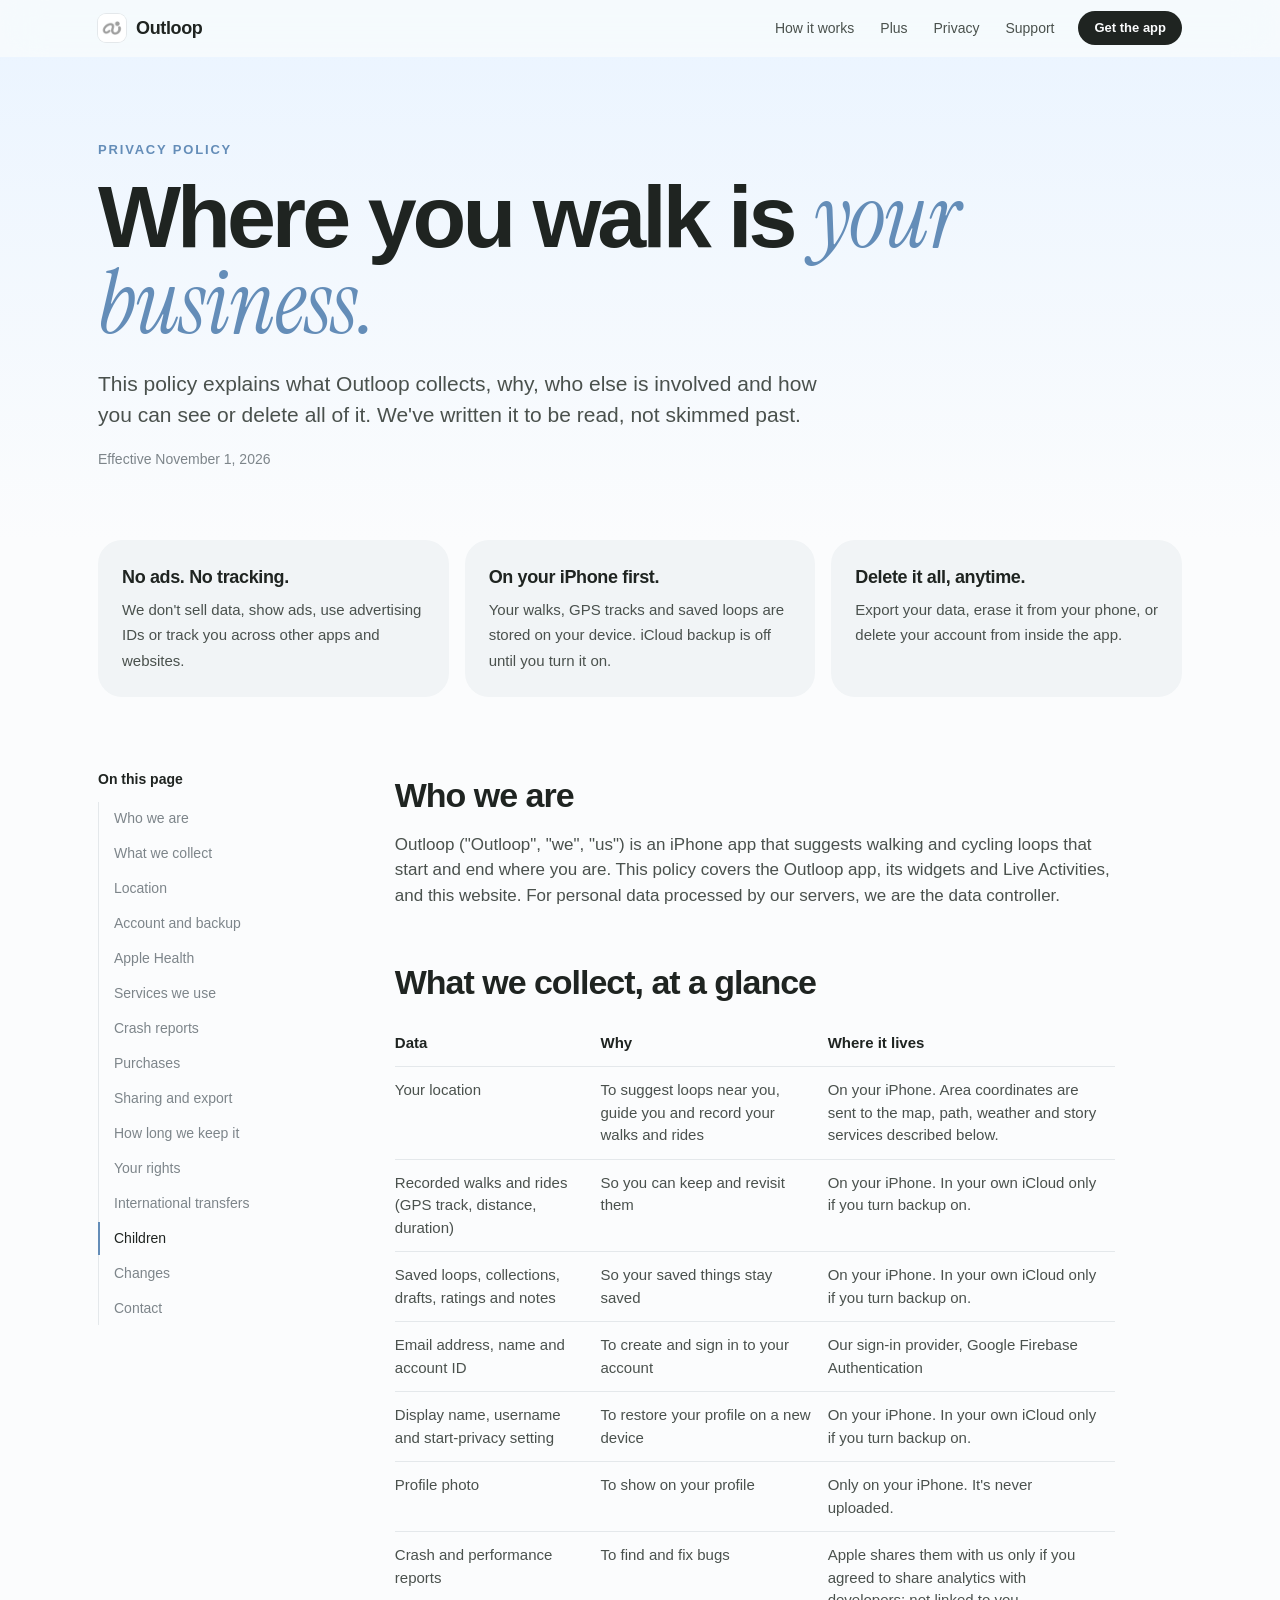
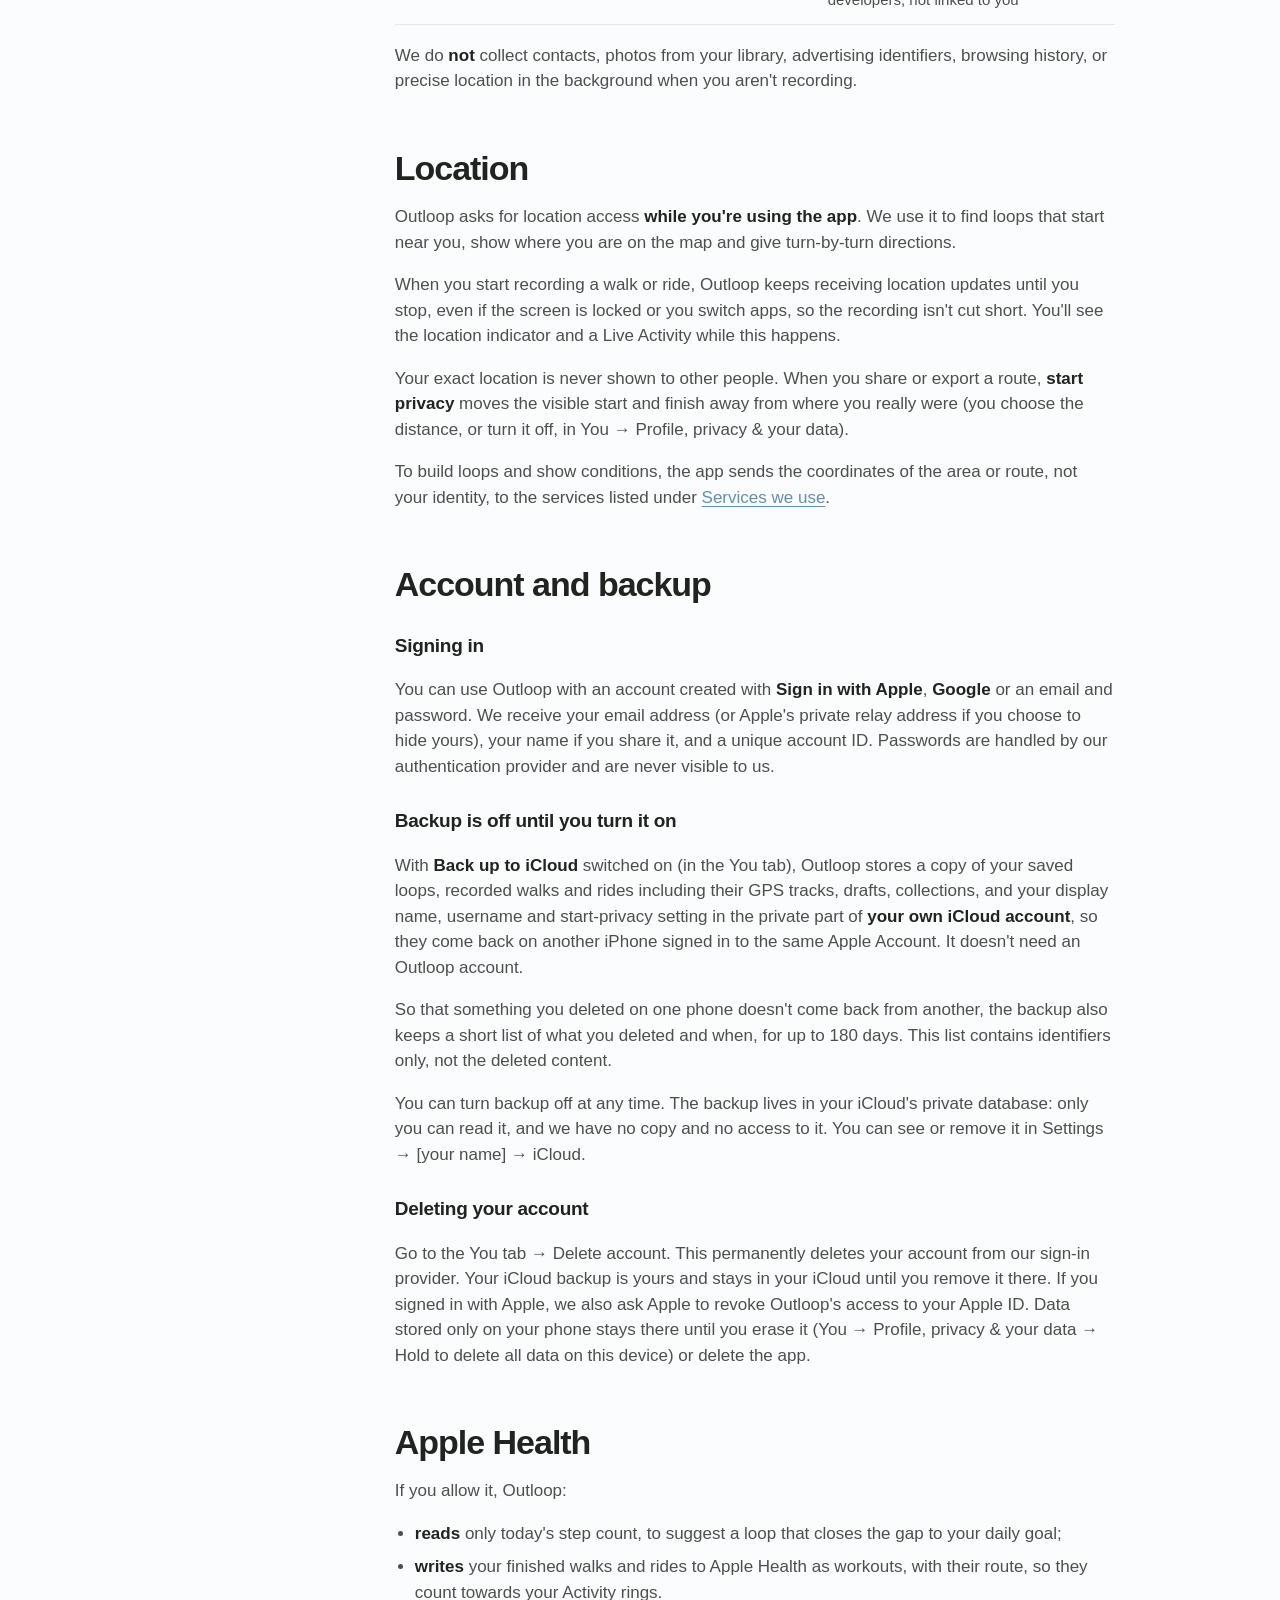
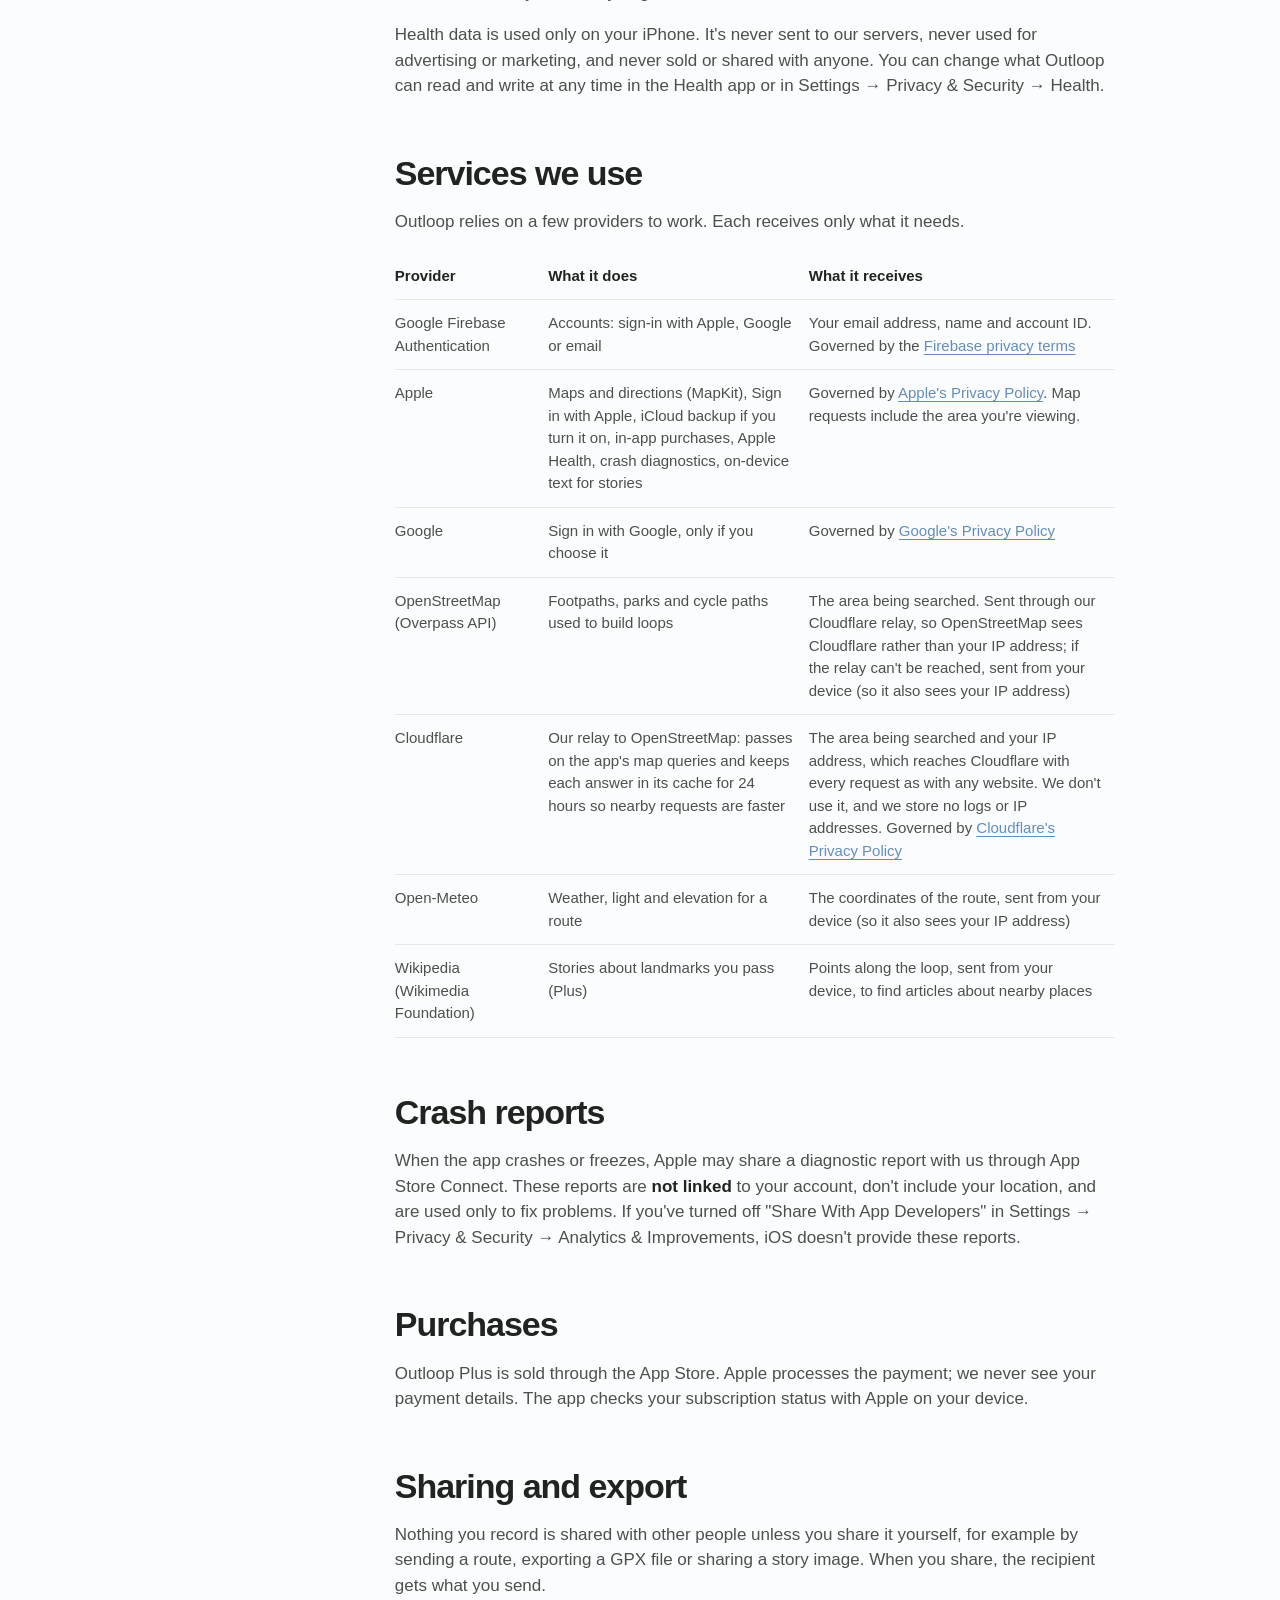
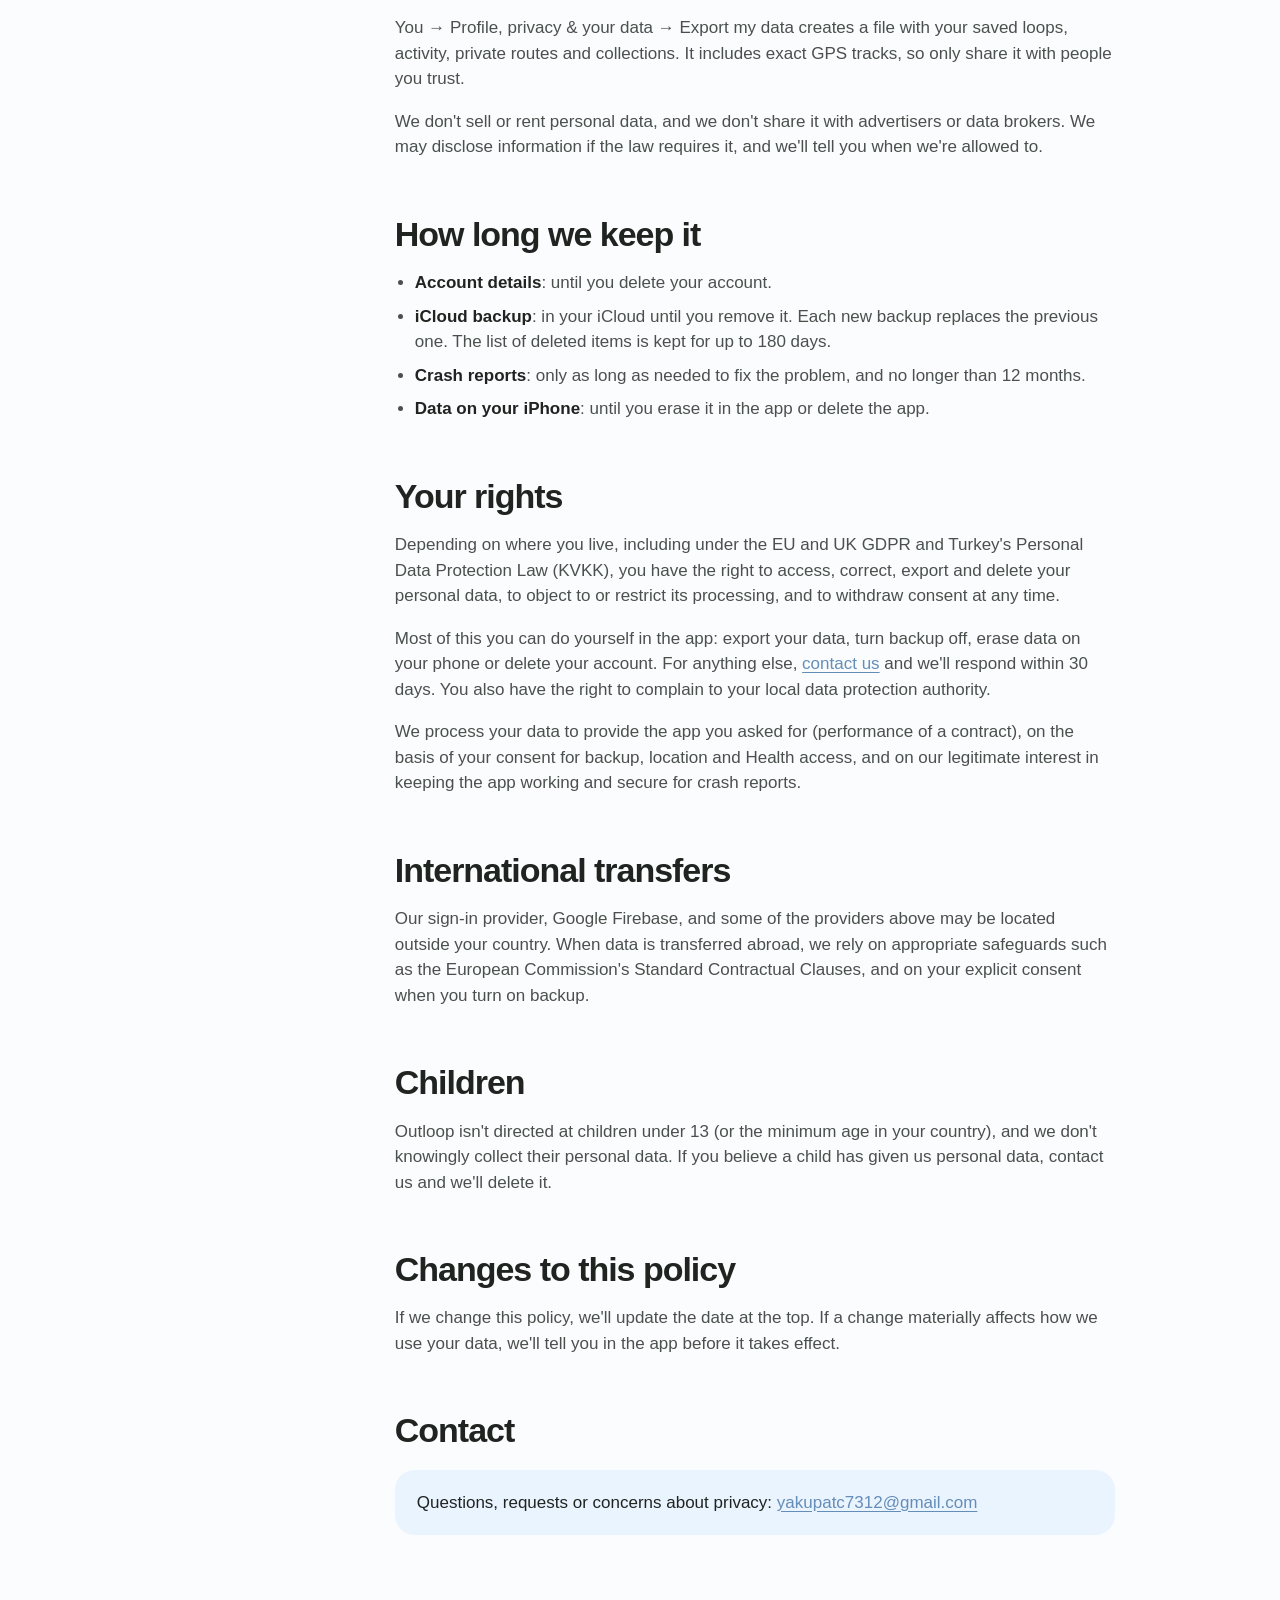
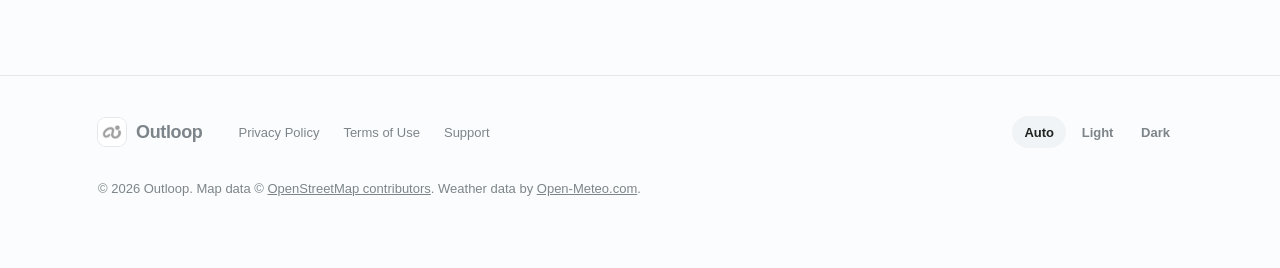
<file: privacy.html>
<!doctype html>
<html lang="en">
<head>
  <meta charset="utf-8">
  <meta name="viewport" content="width=device-width, initial-scale=1, viewport-fit=cover">
  <title>Outloop Privacy Policy</title>
  <meta name="description" content="What Outloop collects, why, where it goes and how to delete it.">
  <meta name="theme-color" content="#fbfcfd" media="(prefers-color-scheme: light)">
  <meta name="theme-color" content="#0d1013" media="(prefers-color-scheme: dark)">
  <link rel="icon" href="assets/favicon.png">
  <link rel="apple-touch-icon" href="assets/apple-touch-icon.png">
  <link rel="preconnect" href="https://fonts.googleapis.com">
  <link rel="preconnect" href="https://fonts.gstatic.com" crossorigin>
  <link href="https://fonts.googleapis.com/css2?family=Instrument+Serif:ital@0;1&display=swap" rel="stylesheet">
  <link rel="stylesheet" href="css/site.css">
  <link rel="stylesheet" href="css/legal.css">
  <script src="js/theme.js"></script>
</head>
<body>
  <a class="skip" href="#main">Skip to content</a>
  <header class="nav">
    <div class="wrap">
      <a class="brand" href="index.html"><img src="assets/app-icon.png" alt="" width="28" height="28">Outloop</a>
      <ul class="nav-links">
        <li><a href="index.html#how">How it works</a></li>
        <li><a href="index.html#plus">Plus</a></li>
        <li><a href="privacy.html" aria-current="page">Privacy</a></li>
        <li><a href="support.html">Support</a></li>
      </ul>
      <a class="pill small" href="index.html#get">Get the app</a>
    </div>
  </header>

  <main id="main">
    <div class="doc-hero">
      <div class="wrap">
        <div class="eyebrow">Privacy Policy</div>
        <h1>Where you walk is <span class="serif">your business.</span></h1>
        <p class="lede">This policy explains what Outloop collects, why, who else is involved and how you can see or delete all of it. We've written it to be read, not skimmed past.</p>
        <p class="meta">Effective November 1, 2026</p>
      </div>
    </div>

    <div class="wrap">
      <div class="summary">
        <div><strong>No ads. No tracking.</strong><span>We don't sell data, show ads, use advertising IDs or track you across other apps and websites.</span></div>
        <div><strong>On your iPhone first.</strong><span>Your walks, GPS tracks and saved loops are stored on your device. iCloud backup is off until you turn it on.</span></div>
        <div><strong>Delete it all, anytime.</strong><span>Export your data, erase it from your phone, or delete your account from inside the app.</span></div>
      </div>

      <div class="doc">
        <nav class="toc" aria-label="On this page">
          <p>On this page</p>
          <ol>
            <li><a href="#who">Who we are</a></li>
            <li><a href="#collect">What we collect</a></li>
            <li><a href="#location">Location</a></li>
            <li><a href="#account">Account and backup</a></li>
            <li><a href="#health">Apple Health</a></li>
            <li><a href="#services">Services we use</a></li>
            <li><a href="#diagnostics">Crash reports</a></li>
            <li><a href="#purchases">Purchases</a></li>
            <li><a href="#sharing">Sharing and export</a></li>
            <li><a href="#retention">How long we keep it</a></li>
            <li><a href="#rights">Your rights</a></li>
            <li><a href="#transfers">International transfers</a></li>
            <li><a href="#children">Children</a></li>
            <li><a href="#changes">Changes</a></li>
            <li><a href="#contact">Contact</a></li>
          </ol>
        </nav>

        <article class="prose">
          <section id="who">
            <h2>Who we are</h2>
            <p>Outloop ("Outloop", "we", "us") is an iPhone app that suggests walking and cycling loops that start and end where you are. This policy covers the Outloop app, its widgets and Live Activities, and this website. For personal data processed by our servers, we are the data controller.</p>
          </section>

          <section id="collect">
            <h2>What we collect, at a glance</h2>
            <table>
              <thead><tr><th>Data</th><th>Why</th><th>Where it lives</th></tr></thead>
              <tbody>
                <tr><td>Your location</td><td>To suggest loops near you, guide you and record your walks and rides</td><td>On your iPhone. Area coordinates are sent to the map, path, weather and story services described below.</td></tr>
                <tr><td>Recorded walks and rides (GPS track, distance, duration)</td><td>So you can keep and revisit them</td><td>On your iPhone. In your own iCloud only if you turn backup on.</td></tr>
                <tr><td>Saved loops, collections, drafts, ratings and notes</td><td>So your saved things stay saved</td><td>On your iPhone. In your own iCloud only if you turn backup on.</td></tr>
                <tr><td>Email address, name and account ID</td><td>To create and sign in to your account</td><td>Our sign-in provider, Google Firebase Authentication</td></tr>
                <tr><td>Display name, username and start-privacy setting</td><td>To restore your profile on a new device</td><td>On your iPhone. In your own iCloud only if you turn backup on.</td></tr>
                <tr><td>Profile photo</td><td>To show on your profile</td><td>Only on your iPhone. It's never uploaded.</td></tr>
                <tr><td>Crash and performance reports</td><td>To find and fix bugs</td><td>Apple shares them with us only if you agreed to share analytics with developers; not linked to you</td></tr>
              </tbody>
            </table>
            <p>We do <strong>not</strong> collect contacts, photos from your library, advertising identifiers, browsing history, or precise location in the background when you aren't recording.</p>
          </section>

          <section id="location">
            <h2>Location</h2>
            <p>Outloop asks for location access <strong>while you're using the app</strong>. We use it to find loops that start near you, show where you are on the map and give turn-by-turn directions.</p>
            <p>When you start recording a walk or ride, Outloop keeps receiving location updates until you stop, even if the screen is locked or you switch apps, so the recording isn't cut short. You'll see the location indicator and a Live Activity while this happens.</p>
            <p>Your exact location is never shown to other people. When you share or export a route, <strong>start privacy</strong> moves the visible start and finish away from where you really were (you choose the distance, or turn it off, in You → Profile, privacy &amp; your data).</p>
            <p>To build loops and show conditions, the app sends the coordinates of the area or route, not your identity, to the services listed under <a href="#services">Services we use</a>.</p>
          </section>

          <section id="account">
            <h2>Account and backup</h2>
            <h3>Signing in</h3>
            <p>You can use Outloop with an account created with <strong>Sign in with Apple</strong>, <strong>Google</strong> or an email and password. We receive your email address (or Apple's private relay address if you choose to hide yours), your name if you share it, and a unique account ID. Passwords are handled by our authentication provider and are never visible to us.</p>
            <h3>Backup is off until you turn it on</h3>
            <p>With <strong>Back up to iCloud</strong> switched on (in the You tab), Outloop stores a copy of your saved loops, recorded walks and rides including their GPS tracks, drafts, collections, and your display name, username and start-privacy setting in the private part of <strong>your own iCloud account</strong>, so they come back on another iPhone signed in to the same Apple Account. It doesn't need an Outloop account.</p>
            <p>So that something you deleted on one phone doesn't come back from another, the backup also keeps a short list of what you deleted and when, for up to 180 days. This list contains identifiers only, not the deleted content.</p>
            <p>You can turn backup off at any time. The backup lives in your iCloud's private database: only you can read it, and we have no copy and no access to it. You can see or remove it in Settings → [your name] → iCloud.</p>
            <h3>Deleting your account</h3>
            <p>Go to the You tab → Delete account. This permanently deletes your account from our sign-in provider. Your iCloud backup is yours and stays in your iCloud until you remove it there. If you signed in with Apple, we also ask Apple to revoke Outloop's access to your Apple ID. Data stored only on your phone stays there until you erase it (You → Profile, privacy &amp; your data → Hold to delete all data on this device) or delete the app.</p>
          </section>

          <section id="health">
            <h2>Apple Health</h2>
            <p>If you allow it, Outloop:</p>
            <ul>
              <li><strong>reads</strong> only today's step count, to suggest a loop that closes the gap to your daily goal;</li>
              <li><strong>writes</strong> your finished walks and rides to Apple Health as workouts, with their route, so they count towards your Activity rings.</li>
            </ul>
            <p>Health data is used only on your iPhone. It's never sent to our servers, never used for advertising or marketing, and never sold or shared with anyone. You can change what Outloop can read and write at any time in the Health app or in Settings → Privacy &amp; Security → Health.</p>
          </section>

          <section id="services">
            <h2>Services we use</h2>
            <p>Outloop relies on a few providers to work. Each receives only what it needs.</p>
            <table>
              <thead><tr><th>Provider</th><th>What it does</th><th>What it receives</th></tr></thead>
              <tbody>
                <tr><td>Google Firebase Authentication</td><td>Accounts: sign-in with Apple, Google or email</td><td>Your email address, name and account ID. Governed by the <a href="https://firebase.google.com/support/privacy">Firebase privacy terms</a></td></tr>
                <tr><td>Apple</td><td>Maps and directions (MapKit), Sign in with Apple, iCloud backup if you turn it on, in-app purchases, Apple Health, crash diagnostics, on-device text for stories</td><td>Governed by <a href="https://www.apple.com/legal/privacy/">Apple's Privacy Policy</a>. Map requests include the area you're viewing.</td></tr>
                <tr><td>Google</td><td>Sign in with Google, only if you choose it</td><td>Governed by <a href="https://policies.google.com/privacy">Google's Privacy Policy</a></td></tr>
                <tr><td>OpenStreetMap (Overpass API)</td><td>Footpaths, parks and cycle paths used to build loops</td><td>The area being searched. Sent through our Cloudflare relay, so OpenStreetMap sees Cloudflare rather than your IP address; if the relay can't be reached, sent from your device (so it also sees your IP address)</td></tr>
                <tr><td>Cloudflare</td><td>Our relay to OpenStreetMap: passes on the app's map queries and keeps each answer in its cache for 24 hours so nearby requests are faster</td><td>The area being searched and your IP address, which reaches Cloudflare with every request as with any website. We don't use it, and we store no logs or IP addresses. Governed by <a href="https://www.cloudflare.com/privacypolicy/">Cloudflare's Privacy Policy</a></td></tr>
                <tr><td>Open-Meteo</td><td>Weather, light and elevation for a route</td><td>The coordinates of the route, sent from your device (so it also sees your IP address)</td></tr>
                <tr><td>Wikipedia (Wikimedia Foundation)</td><td>Stories about landmarks you pass (Plus)</td><td>Points along the loop, sent from your device, to find articles about nearby places</td></tr>
              </tbody>
            </table>
          </section>

          <section id="diagnostics">
            <h2>Crash reports</h2>
            <p>When the app crashes or freezes, Apple may share a diagnostic report with us through App Store Connect. These reports are <strong>not linked</strong> to your account, don't include your location, and are used only to fix problems. If you've turned off "Share With App Developers" in Settings → Privacy &amp; Security → Analytics &amp; Improvements, iOS doesn't provide these reports.</p>
          </section>

          <section id="purchases">
            <h2>Purchases</h2>
            <p>Outloop Plus is sold through the App Store. Apple processes the payment; we never see your payment details. The app checks your subscription status with Apple on your device.</p>
          </section>

          <section id="sharing">
            <h2>Sharing and export</h2>
            <p>Nothing you record is shared with other people unless you share it yourself, for example by sending a route, exporting a GPX file or sharing a story image. When you share, the recipient gets what you send.</p>
            <p>You → Profile, privacy &amp; your data → Export my data creates a file with your saved loops, activity, private routes and collections. It includes exact GPS tracks, so only share it with people you trust.</p>
            <p>We don't sell or rent personal data, and we don't share it with advertisers or data brokers. We may disclose information if the law requires it, and we'll tell you when we're allowed to.</p>
          </section>

          <section id="retention">
            <h2>How long we keep it</h2>
            <ul>
              <li><strong>Account details</strong>: until you delete your account.</li>
              <li><strong>iCloud backup</strong>: in your iCloud until you remove it. Each new backup replaces the previous one. The list of deleted items is kept for up to 180 days.</li>
              <li><strong>Crash reports</strong>: only as long as needed to fix the problem, and no longer than 12 months.</li>
              <li><strong>Data on your iPhone</strong>: until you erase it in the app or delete the app.</li>
            </ul>
          </section>

          <section id="rights">
            <h2>Your rights</h2>
            <p>Depending on where you live, including under the EU and UK GDPR and Turkey's Personal Data Protection Law (KVKK), you have the right to access, correct, export and delete your personal data, to object to or restrict its processing, and to withdraw consent at any time.</p>
            <p>Most of this you can do yourself in the app: export your data, turn backup off, erase data on your phone or delete your account. For anything else, <a href="#contact">contact us</a> and we'll respond within 30 days. You also have the right to complain to your local data protection authority.</p>
            <p>We process your data to provide the app you asked for (performance of a contract), on the basis of your consent for backup, location and Health access, and on our legitimate interest in keeping the app working and secure for crash reports.</p>
          </section>

          <section id="transfers">
            <h2>International transfers</h2>
            <p>Our sign-in provider, Google Firebase, and some of the providers above may be located outside your country. When data is transferred abroad, we rely on appropriate safeguards such as the European Commission's Standard Contractual Clauses, and on your explicit consent when you turn on backup.</p>
          </section>

          <section id="children">
            <h2>Children</h2>
            <p>Outloop isn't directed at children under 13 (or the minimum age in your country), and we don't knowingly collect their personal data. If you believe a child has given us personal data, contact us and we'll delete it.</p>
          </section>

          <section id="changes">
            <h2>Changes to this policy</h2>
            <p>If we change this policy, we'll update the date at the top. If a change materially affects how we use your data, we'll tell you in the app before it takes effect.</p>
          </section>

          <section id="contact">
            <h2>Contact</h2>
            <div class="callout"><p>Questions, requests or concerns about privacy: <a href="mailto:yakupatc7312@gmail.com">yakupatc7312@gmail.com</a></p></div>
          </section>
        </article>
      </div>
    </div>
  </main>

  <footer class="foot">
    <div class="wrap">
      <a class="brand" href="index.html"><img src="assets/app-icon.png" alt="" width="28" height="28">Outloop</a>
      <nav aria-label="Footer">
        <a href="privacy.html" aria-current="page">Privacy Policy</a>
        <a href="terms.html">Terms of Use</a>
        <a href="support.html">Support</a>
      </nav>
      <div class="theme" role="group" aria-label="Appearance">
        <button type="button" data-theme-choice="auto">Auto</button>
        <button type="button" data-theme-choice="light">Light</button>
        <button type="button" data-theme-choice="dark">Dark</button>
      </div>
      <p class="credit">© 2026 Outloop. Map data © <a href="https://www.openstreetmap.org/copyright">OpenStreetMap contributors</a>. Weather data by <a href="https://open-meteo.com/">Open-Meteo.com</a>.</p>
    </div>
  </footer>
  <script src="js/legal.js"></script>
</body>
</html>
</file>
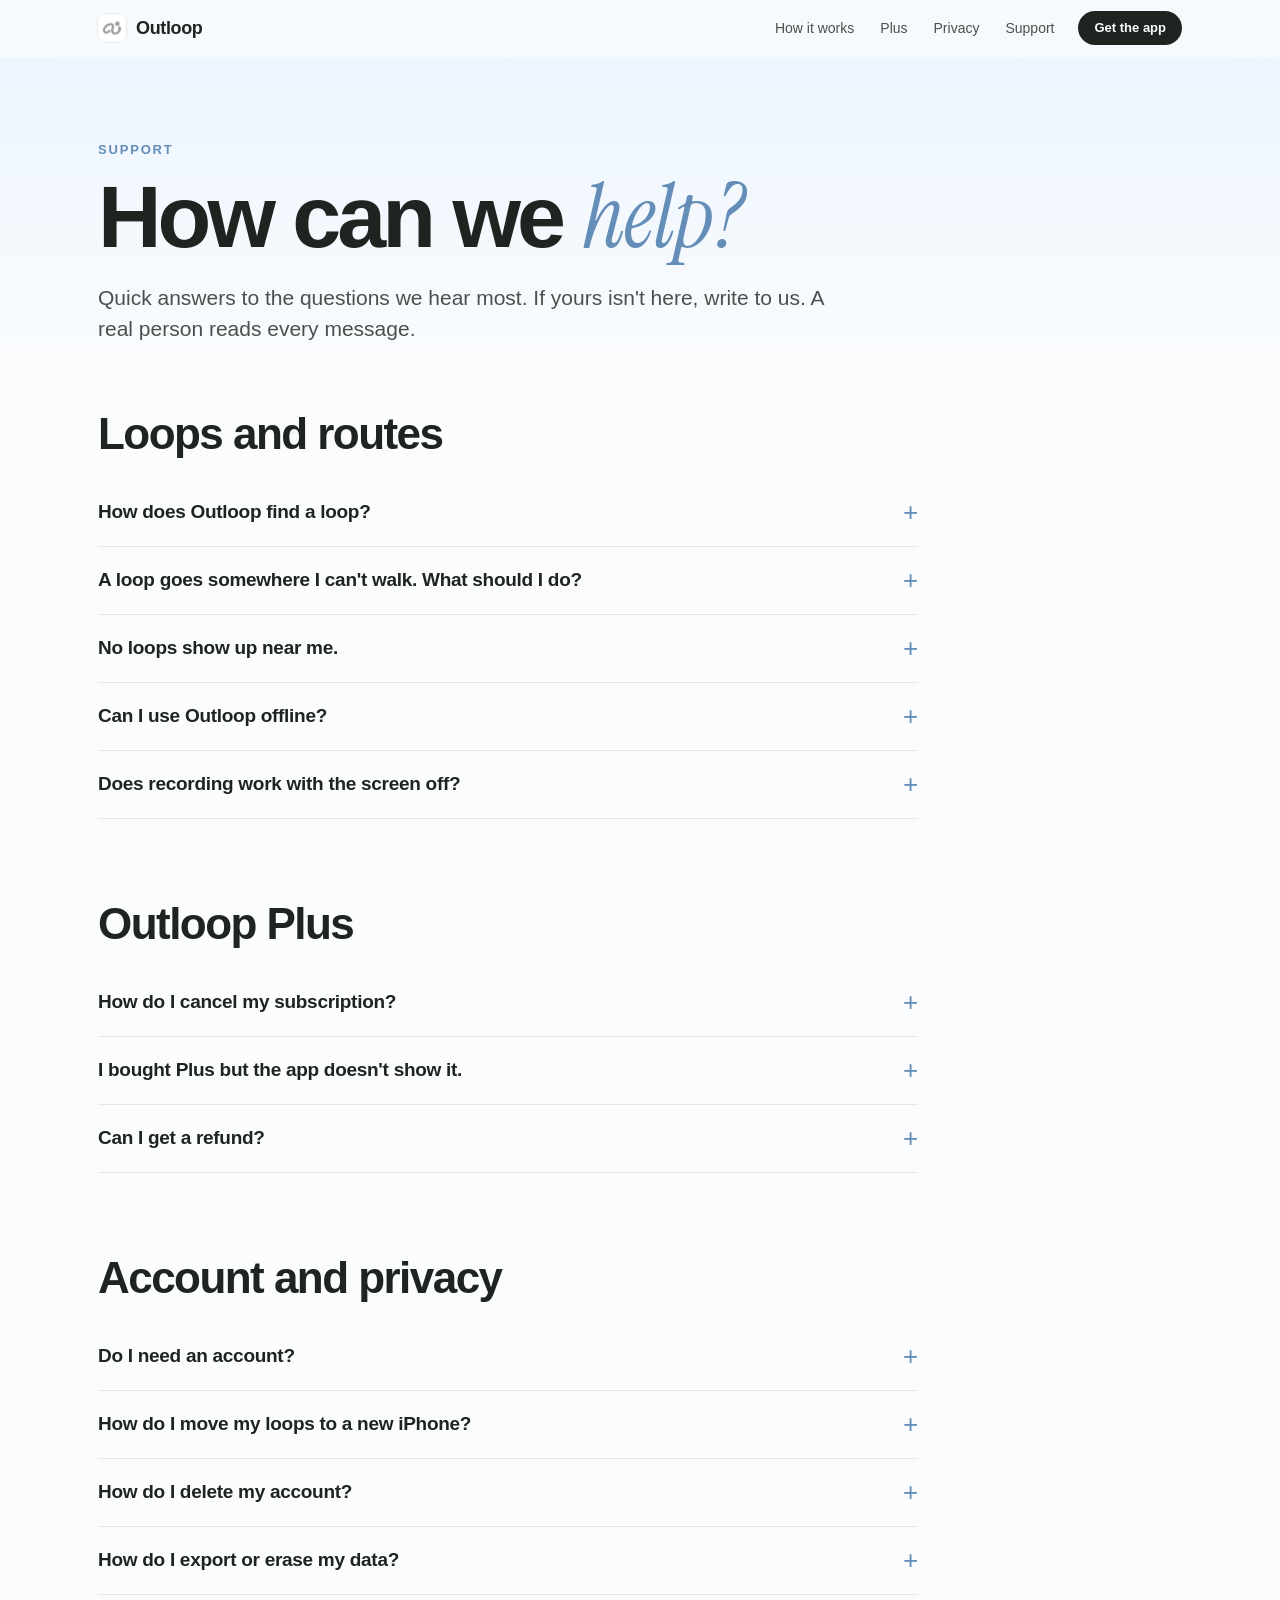
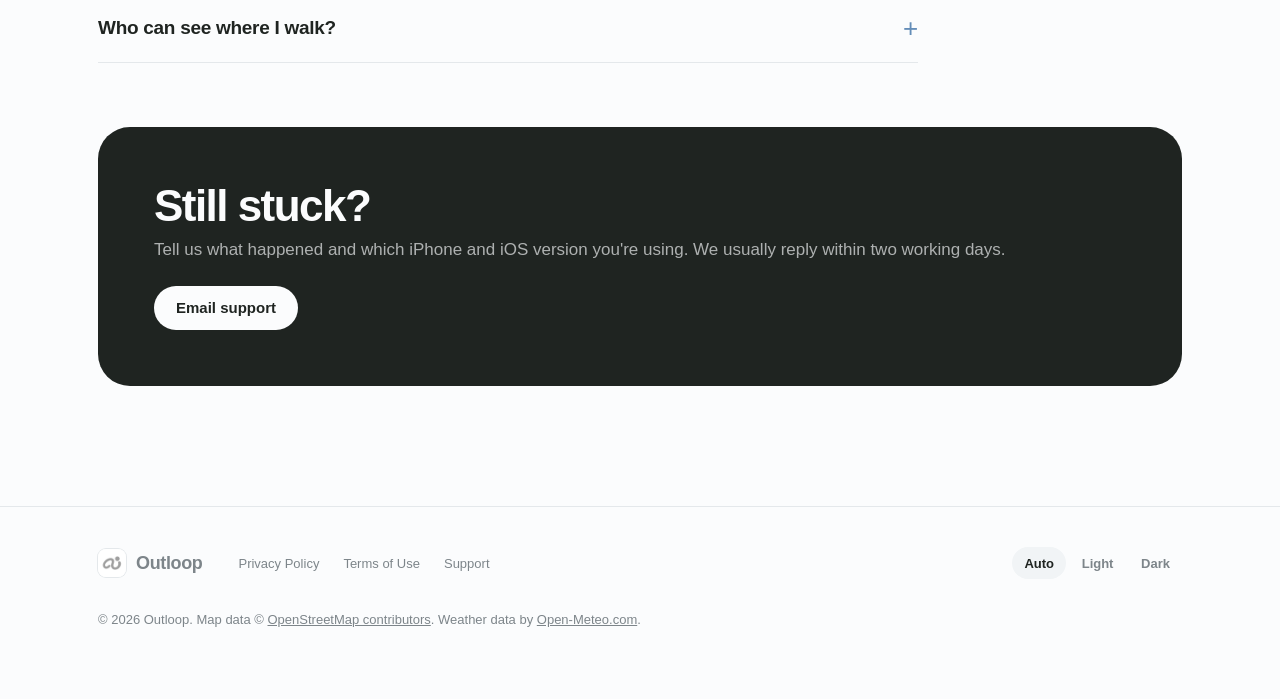
<file: support.html>
<!doctype html>
<html lang="en">
<head>
  <meta charset="utf-8">
  <meta name="viewport" content="width=device-width, initial-scale=1, viewport-fit=cover">
  <title>Outloop Support</title>
  <meta name="description" content="Answers to common questions about Outloop, and how to reach us.">
  <meta name="theme-color" content="#fbfcfd" media="(prefers-color-scheme: light)">
  <meta name="theme-color" content="#0d1013" media="(prefers-color-scheme: dark)">
  <link rel="icon" href="assets/favicon.png">
  <link rel="apple-touch-icon" href="assets/apple-touch-icon.png">
  <link rel="preconnect" href="https://fonts.googleapis.com">
  <link rel="preconnect" href="https://fonts.gstatic.com" crossorigin>
  <link href="https://fonts.googleapis.com/css2?family=Instrument+Serif:ital@0;1&display=swap" rel="stylesheet">
  <link rel="stylesheet" href="css/site.css">
  <link rel="stylesheet" href="css/legal.css">
  <script src="js/theme.js"></script>
</head>
<body>
  <a class="skip" href="#main">Skip to content</a>
  <header class="nav">
    <div class="wrap">
      <a class="brand" href="index.html"><img src="assets/app-icon.png" alt="" width="28" height="28">Outloop</a>
      <ul class="nav-links">
        <li><a href="index.html#how">How it works</a></li>
        <li><a href="index.html#plus">Plus</a></li>
        <li><a href="privacy.html">Privacy</a></li>
        <li><a href="support.html" aria-current="page">Support</a></li>
      </ul>
      <a class="pill small" href="index.html#get">Get the app</a>
    </div>
  </header>

  <main id="main">
    <div class="doc-hero">
      <div class="wrap">
        <div class="eyebrow">Support</div>
        <h1>How can we <span class="serif">help?</span></h1>
        <p class="lede">Quick answers to the questions we hear most. If yours isn't here, write to us. A real person reads every message.</p>
      </div>
    </div>

    <div class="wrap">
      <h2 class="section-title">Loops and routes</h2>
      <div class="faq">
        <details>
          <summary>How does Outloop find a loop?</summary>
          <p>It looks at real footpaths, parks, cycle paths and places near you, then builds loops of the length you asked for that start and end where you are. Your mood choices decide what the loop leans towards: cafés, water, greenery or quiet streets.</p>
        </details>
        <details>
          <summary>A loop goes somewhere I can't walk. What should I do?</summary>
          <p>Don't follow it, and pick another loop. Route data comes from OpenStreetMap, which is edited by volunteers and is sometimes out of date. You can help everyone by correcting it at openstreetmap.org.</p>
        </details>
        <details>
          <summary>No loops show up near me.</summary>
          <p>Check that Outloop has location access (Settings → Outloop → Location → While Using the App) and that you're online. In places with few mapped paths, try a longer time or the other activity.</p>
        </details>
        <details>
          <summary>Can I use Outloop offline?</summary>
          <p>Yes. Download a loop from its detail page before you go and it works without signal, map included. Free accounts can keep one loop offline; Plus has no limit.</p>
        </details>
        <details>
          <summary>Does recording work with the screen off?</summary>
          <p>Yes. Once you start recording, Outloop keeps tracking until you stop, with a Live Activity on your Lock Screen. If the app is ever closed mid-walk, it offers to recover the recording next time you open it.</p>
        </details>
      </div>

      <h2 class="section-title" style="margin-top:72px">Outloop Plus</h2>
      <div class="faq">
        <details>
          <summary>How do I cancel my subscription?</summary>
          <p>On your iPhone, open Settings → your name → Subscriptions → Outloop, and tap Cancel Subscription. You keep Plus until the end of the period you've paid for.</p>
        </details>
        <details>
          <summary>I bought Plus but the app doesn't show it.</summary>
          <p>Open the You tab → Outloop Plus and tap Restore purchases. Make sure you're signed in to the App Store with the same Apple ID you used to buy it.</p>
        </details>
        <details>
          <summary>Can I get a refund?</summary>
          <p>Purchases are handled by Apple, so refunds are too. Request one at reportaproblem.apple.com.</p>
        </details>
      </div>

      <h2 class="section-title" style="margin-top:72px">Account and privacy</h2>
      <div class="faq">
        <details>
          <summary>Do I need an account?</summary>
          <p>An account lets you back up your loops and walks and restore them on a new iPhone. Backup is off until you turn it on in the You tab.</p>
        </details>
        <details>
          <summary>How do I move my loops to a new iPhone?</summary>
          <p>On your old iPhone, turn on Back up to your account in the You tab and wait for "Backed up". Sign in with the same account on the new iPhone and your loops come back.</p>
        </details>
        <details>
          <summary>How do I delete my account?</summary>
          <p>Open the You tab and tap Delete account. Your account is deleted for good. Your iCloud backup stays in your iCloud until you remove it in Settings. If you signed in with Apple, you'll be asked to confirm with Apple once more.</p>
        </details>
        <details>
          <summary>How do I export or erase my data?</summary>
          <p>Open You → Profile, privacy &amp; your data. Export my data creates a file with everything you've saved and recorded. Hold to delete all data on this device erases it from your iPhone.</p>
        </details>
        <details>
          <summary>Who can see where I walk?</summary>
          <p>Nobody, unless you share a route yourself. Even then, start privacy hides where you really started and finished. Read the full <a href="privacy.html">Privacy Policy</a>.</p>
        </details>
      </div>

      <div class="contact">
        <div>
          <h2>Still stuck?</h2>
          <p>Tell us what happened and which iPhone and iOS version you're using. We usually reply within two working days.</p>
        </div>
        <a class="pill" href="mailto:yakupatc7312@gmail.com?subject=Outloop%20support">Email support</a>
      </div>
    </div>
  </main>

  <footer class="foot">
    <div class="wrap">
      <a class="brand" href="index.html"><img src="assets/app-icon.png" alt="" width="28" height="28">Outloop</a>
      <nav aria-label="Footer">
        <a href="privacy.html">Privacy Policy</a>
        <a href="terms.html">Terms of Use</a>
        <a href="support.html" aria-current="page">Support</a>
      </nav>
      <div class="theme" role="group" aria-label="Appearance">
        <button type="button" data-theme-choice="auto">Auto</button>
        <button type="button" data-theme-choice="light">Light</button>
        <button type="button" data-theme-choice="dark">Dark</button>
      </div>
      <p class="credit">© 2026 Outloop. Map data © <a href="https://www.openstreetmap.org/copyright">OpenStreetMap contributors</a>. Weather data by <a href="https://open-meteo.com/">Open-Meteo.com</a>.</p>
    </div>
  </footer>
</body>
</html>
</file>
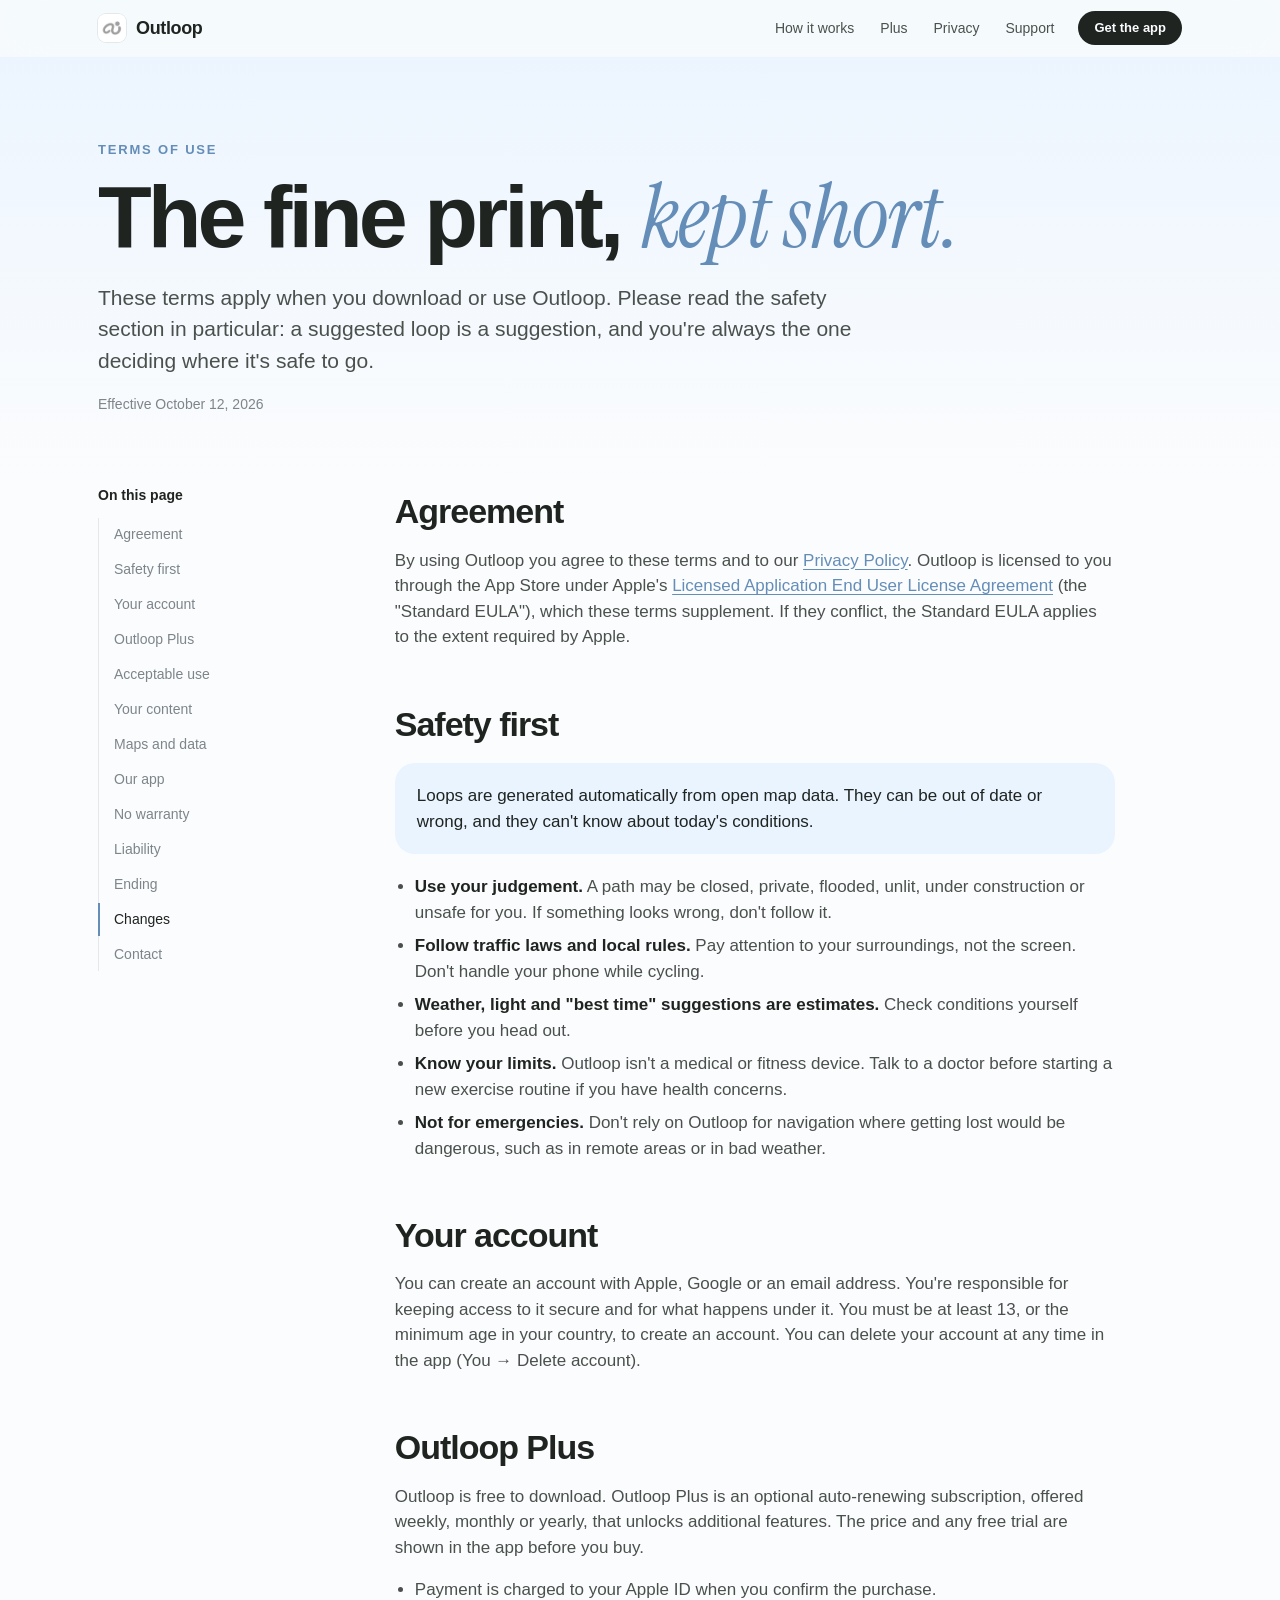
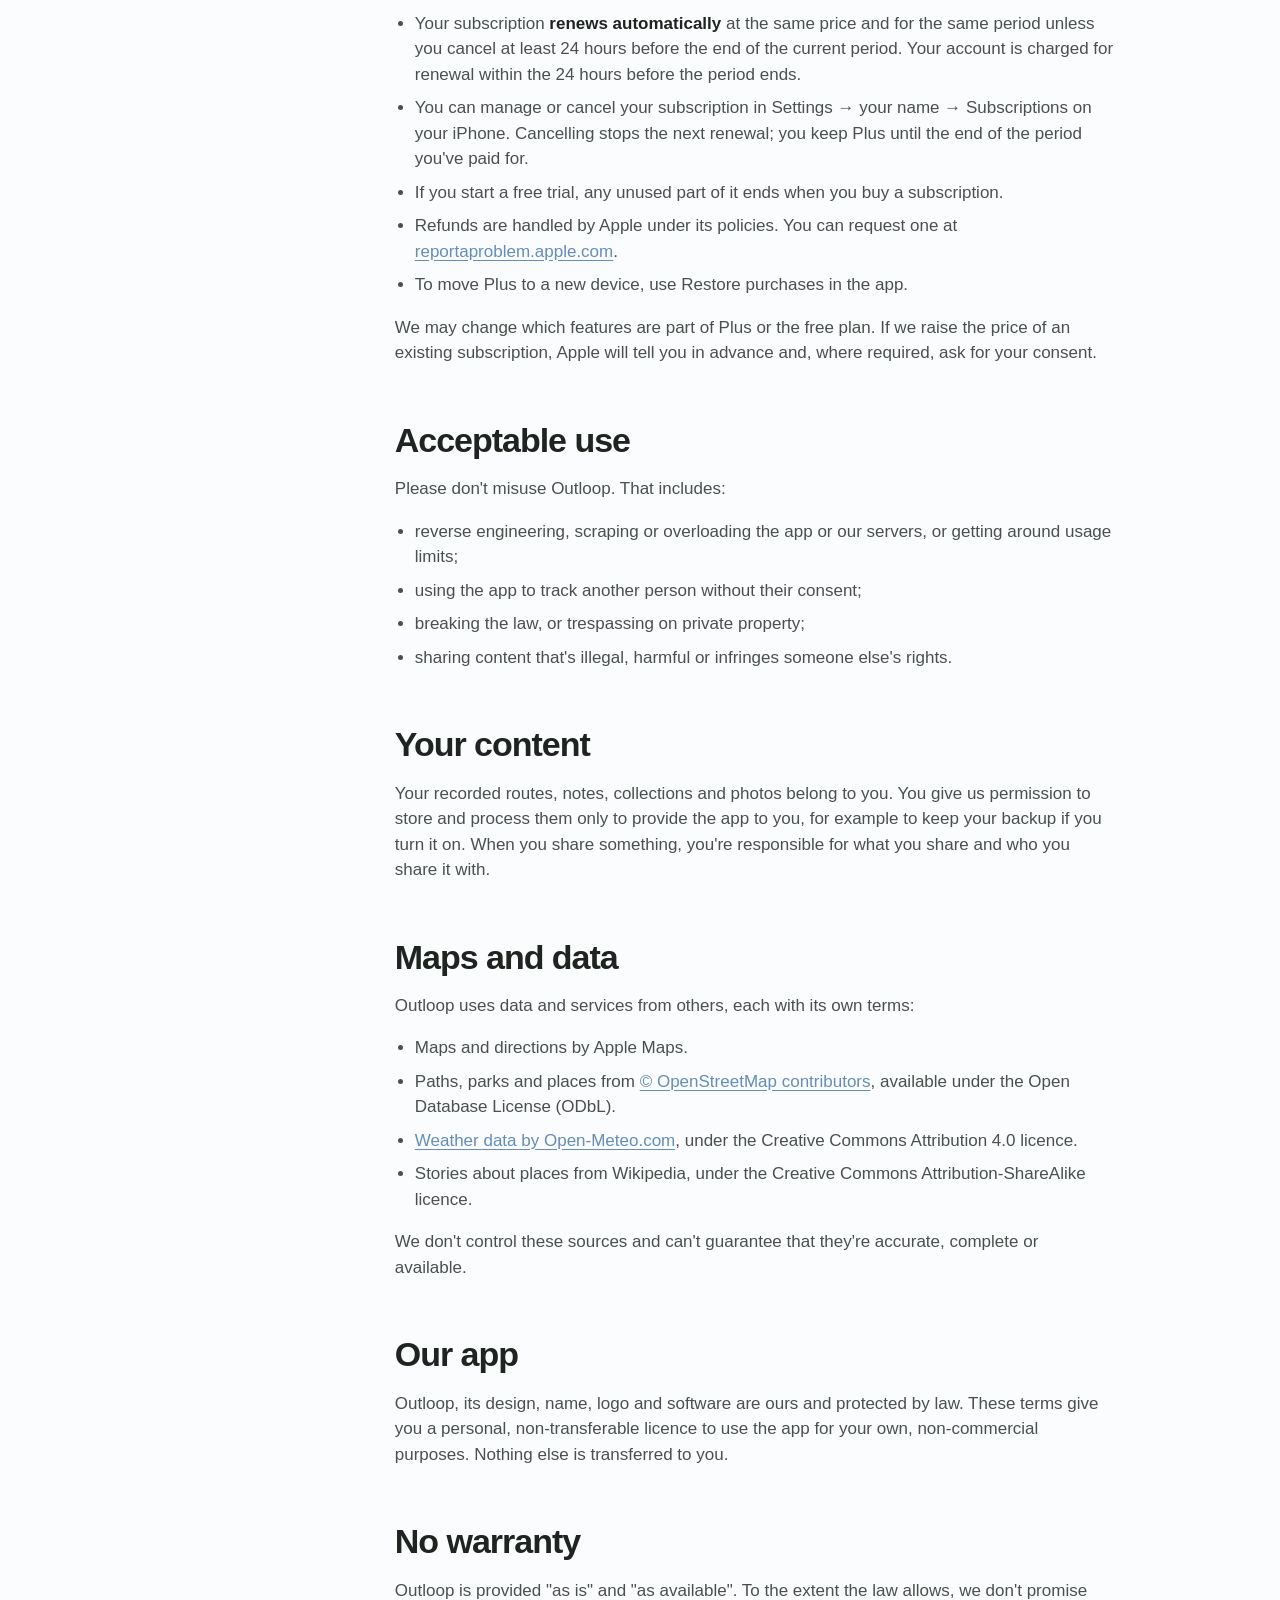
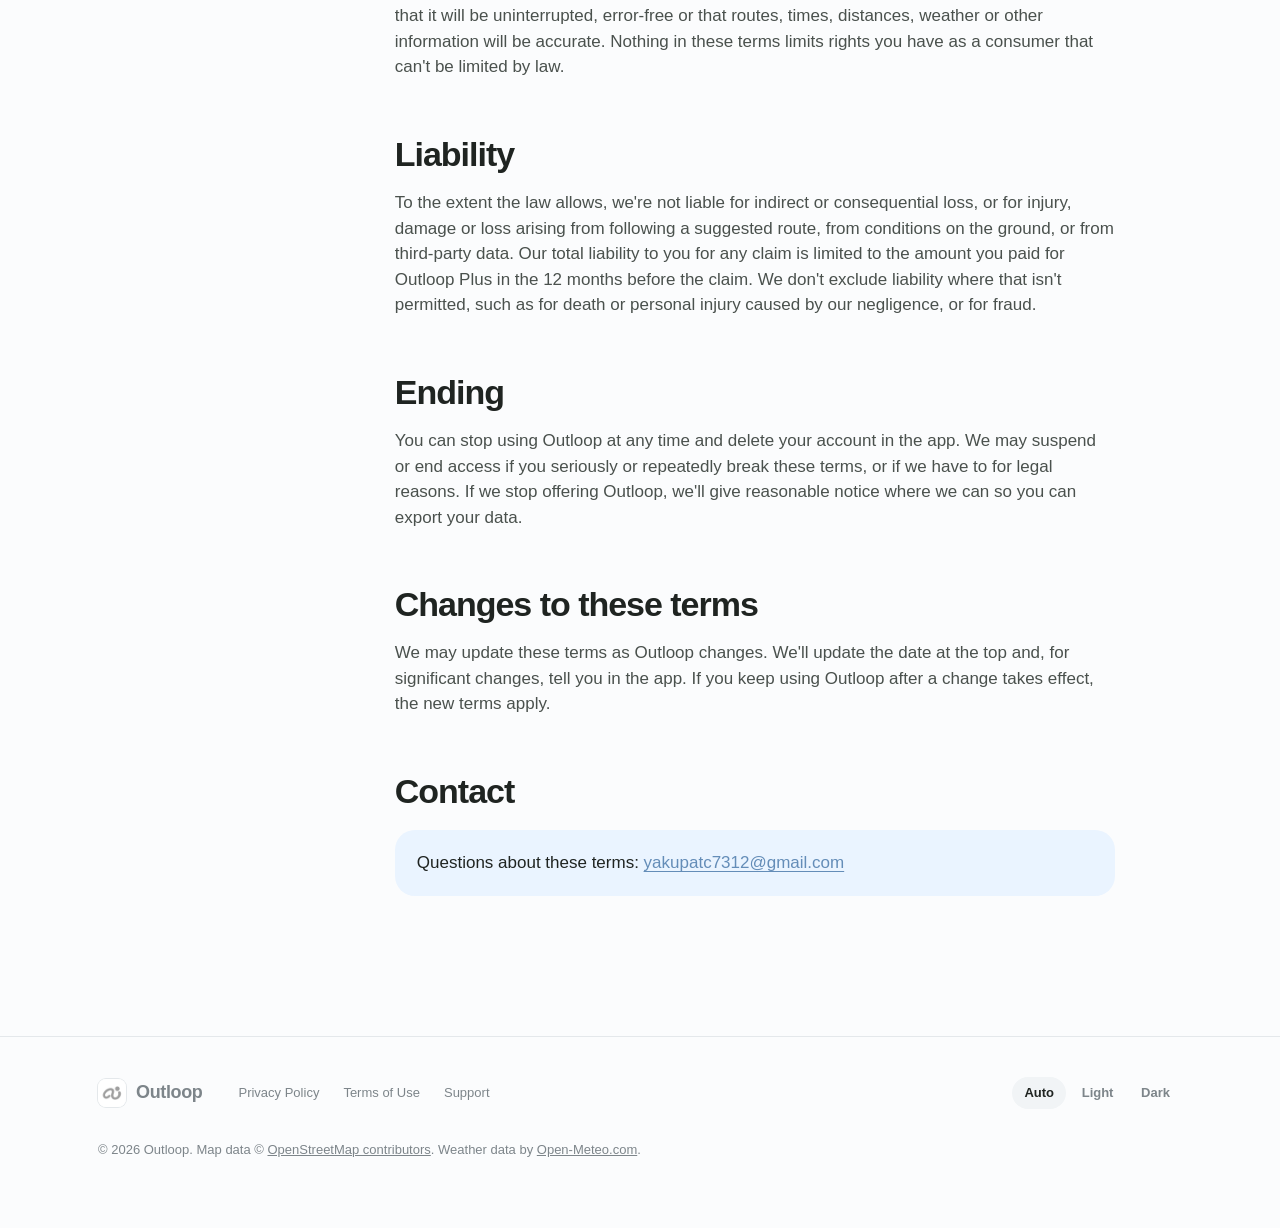
<file: terms.html>
<!doctype html>
<html lang="en">
<head>
  <meta charset="utf-8">
  <meta name="viewport" content="width=device-width, initial-scale=1, viewport-fit=cover">
  <title>Outloop Terms of Use</title>
  <meta name="description" content="The terms for using Outloop and Outloop Plus.">
  <meta name="theme-color" content="#fbfcfd" media="(prefers-color-scheme: light)">
  <meta name="theme-color" content="#0d1013" media="(prefers-color-scheme: dark)">
  <link rel="icon" href="assets/favicon.png">
  <link rel="apple-touch-icon" href="assets/apple-touch-icon.png">
  <link rel="preconnect" href="https://fonts.googleapis.com">
  <link rel="preconnect" href="https://fonts.gstatic.com" crossorigin>
  <link href="https://fonts.googleapis.com/css2?family=Instrument+Serif:ital@0;1&display=swap" rel="stylesheet">
  <link rel="stylesheet" href="css/site.css">
  <link rel="stylesheet" href="css/legal.css">
  <script src="js/theme.js"></script>
</head>
<body>
  <a class="skip" href="#main">Skip to content</a>
  <header class="nav">
    <div class="wrap">
      <a class="brand" href="index.html"><img src="assets/app-icon.png" alt="" width="28" height="28">Outloop</a>
      <ul class="nav-links">
        <li><a href="index.html#how">How it works</a></li>
        <li><a href="index.html#plus">Plus</a></li>
        <li><a href="privacy.html">Privacy</a></li>
        <li><a href="support.html">Support</a></li>
      </ul>
      <a class="pill small" href="index.html#get">Get the app</a>
    </div>
  </header>

  <main id="main">
    <div class="doc-hero">
      <div class="wrap">
        <div class="eyebrow">Terms of Use</div>
        <h1>The fine print, <span class="serif">kept short.</span></h1>
        <p class="lede">These terms apply when you download or use Outloop. Please read the safety section in particular: a suggested loop is a suggestion, and you're always the one deciding where it's safe to go.</p>
        <p class="meta">Effective October 12, 2026</p>
      </div>
    </div>

    <div class="wrap">
      <div class="doc">
        <nav class="toc" aria-label="On this page">
          <p>On this page</p>
          <ol>
            <li><a href="#agreement">Agreement</a></li>
            <li><a href="#safety">Safety first</a></li>
            <li><a href="#account">Your account</a></li>
            <li><a href="#subscriptions">Outloop Plus</a></li>
            <li><a href="#use">Acceptable use</a></li>
            <li><a href="#content">Your content</a></li>
            <li><a href="#data">Maps and data</a></li>
            <li><a href="#ip">Our app</a></li>
            <li><a href="#warranty">No warranty</a></li>
            <li><a href="#liability">Liability</a></li>
            <li><a href="#ending">Ending</a></li>
            <li><a href="#changes">Changes</a></li>
            <li><a href="#contact">Contact</a></li>
          </ol>
        </nav>

        <article class="prose">
          <section id="agreement">
            <h2>Agreement</h2>
            <p>By using Outloop you agree to these terms and to our <a href="privacy.html">Privacy Policy</a>. Outloop is licensed to you through the App Store under Apple's <a href="https://www.apple.com/legal/internet-services/itunes/dev/stdeula/">Licensed Application End User License Agreement</a> (the "Standard EULA"), which these terms supplement. If they conflict, the Standard EULA applies to the extent required by Apple.</p>
          </section>

          <section id="safety">
            <h2>Safety first</h2>
            <div class="callout"><p>Loops are generated automatically from open map data. They can be out of date or wrong, and they can't know about today's conditions.</p></div>
            <ul>
              <li><strong>Use your judgement.</strong> A path may be closed, private, flooded, unlit, under construction or unsafe for you. If something looks wrong, don't follow it.</li>
              <li><strong>Follow traffic laws and local rules.</strong> Pay attention to your surroundings, not the screen. Don't handle your phone while cycling.</li>
              <li><strong>Weather, light and "best time" suggestions are estimates.</strong> Check conditions yourself before you head out.</li>
              <li><strong>Know your limits.</strong> Outloop isn't a medical or fitness device. Talk to a doctor before starting a new exercise routine if you have health concerns.</li>
              <li><strong>Not for emergencies.</strong> Don't rely on Outloop for navigation where getting lost would be dangerous, such as in remote areas or in bad weather.</li>
            </ul>
          </section>

          <section id="account">
            <h2>Your account</h2>
            <p>You can create an account with Apple, Google or an email address. You're responsible for keeping access to it secure and for what happens under it. You must be at least 13, or the minimum age in your country, to create an account. You can delete your account at any time in the app (You → Delete account).</p>
          </section>

          <section id="subscriptions">
            <h2>Outloop Plus</h2>
            <p>Outloop is free to download. Outloop Plus is an optional auto-renewing subscription, offered weekly, monthly or yearly, that unlocks additional features. The price and any free trial are shown in the app before you buy.</p>
            <ul>
              <li>Payment is charged to your Apple ID when you confirm the purchase.</li>
              <li>Your subscription <strong>renews automatically</strong> at the same price and for the same period unless you cancel at least 24 hours before the end of the current period. Your account is charged for renewal within the 24 hours before the period ends.</li>
              <li>You can manage or cancel your subscription in Settings → your name → Subscriptions on your iPhone. Cancelling stops the next renewal; you keep Plus until the end of the period you've paid for.</li>
              <li>If you start a free trial, any unused part of it ends when you buy a subscription.</li>
              <li>Refunds are handled by Apple under its policies. You can request one at <a href="https://reportaproblem.apple.com">reportaproblem.apple.com</a>.</li>
              <li>To move Plus to a new device, use Restore purchases in the app.</li>
            </ul>
            <p>We may change which features are part of Plus or the free plan. If we raise the price of an existing subscription, Apple will tell you in advance and, where required, ask for your consent.</p>
          </section>

          <section id="use">
            <h2>Acceptable use</h2>
            <p>Please don't misuse Outloop. That includes:</p>
            <ul>
              <li>reverse engineering, scraping or overloading the app or our servers, or getting around usage limits;</li>
              <li>using the app to track another person without their consent;</li>
              <li>breaking the law, or trespassing on private property;</li>
              <li>sharing content that's illegal, harmful or infringes someone else's rights.</li>
            </ul>
          </section>

          <section id="content">
            <h2>Your content</h2>
            <p>Your recorded routes, notes, collections and photos belong to you. You give us permission to store and process them only to provide the app to you, for example to keep your backup if you turn it on. When you share something, you're responsible for what you share and who you share it with.</p>
          </section>

          <section id="data">
            <h2>Maps and data</h2>
            <p>Outloop uses data and services from others, each with its own terms:</p>
            <ul>
              <li>Maps and directions by Apple Maps.</li>
              <li>Paths, parks and places from <a href="https://www.openstreetmap.org/copyright">© OpenStreetMap contributors</a>, available under the Open Database License (ODbL).</li>
              <li><a href="https://open-meteo.com/">Weather data by Open-Meteo.com</a>, under the Creative Commons Attribution 4.0 licence.</li>
              <li>Stories about places from Wikipedia, under the Creative Commons Attribution-ShareAlike licence.</li>
            </ul>
            <p>We don't control these sources and can't guarantee that they're accurate, complete or available.</p>
          </section>

          <section id="ip">
            <h2>Our app</h2>
            <p>Outloop, its design, name, logo and software are ours and protected by law. These terms give you a personal, non-transferable licence to use the app for your own, non-commercial purposes. Nothing else is transferred to you.</p>
          </section>

          <section id="warranty">
            <h2>No warranty</h2>
            <p>Outloop is provided "as is" and "as available". To the extent the law allows, we don't promise that it will be uninterrupted, error-free or that routes, times, distances, weather or other information will be accurate. Nothing in these terms limits rights you have as a consumer that can't be limited by law.</p>
          </section>

          <section id="liability">
            <h2>Liability</h2>
            <p>To the extent the law allows, we're not liable for indirect or consequential loss, or for injury, damage or loss arising from following a suggested route, from conditions on the ground, or from third-party data. Our total liability to you for any claim is limited to the amount you paid for Outloop Plus in the 12 months before the claim. We don't exclude liability where that isn't permitted, such as for death or personal injury caused by our negligence, or for fraud.</p>
          </section>

          <section id="ending">
            <h2>Ending</h2>
            <p>You can stop using Outloop at any time and delete your account in the app. We may suspend or end access if you seriously or repeatedly break these terms, or if we have to for legal reasons. If we stop offering Outloop, we'll give reasonable notice where we can so you can export your data.</p>
          </section>

          <section id="changes">
            <h2>Changes to these terms</h2>
            <p>We may update these terms as Outloop changes. We'll update the date at the top and, for significant changes, tell you in the app. If you keep using Outloop after a change takes effect, the new terms apply.</p>
          </section>

          <section id="contact">
            <h2>Contact</h2>
            <div class="callout"><p>Questions about these terms: <a href="mailto:yakupatc7312@gmail.com">yakupatc7312@gmail.com</a></p></div>
          </section>
        </article>
      </div>
    </div>
  </main>

  <footer class="foot">
    <div class="wrap">
      <a class="brand" href="index.html"><img src="assets/app-icon.png" alt="" width="28" height="28">Outloop</a>
      <nav aria-label="Footer">
        <a href="privacy.html">Privacy Policy</a>
        <a href="terms.html" aria-current="page">Terms of Use</a>
        <a href="support.html">Support</a>
      </nav>
      <div class="theme" role="group" aria-label="Appearance">
        <button type="button" data-theme-choice="auto">Auto</button>
        <button type="button" data-theme-choice="light">Light</button>
        <button type="button" data-theme-choice="dark">Dark</button>
      </div>
      <p class="credit">© 2026 Outloop. Map data © <a href="https://www.openstreetmap.org/copyright">OpenStreetMap contributors</a>. Weather data by <a href="https://open-meteo.com/">Open-Meteo.com</a>.</p>
    </div>
  </footer>
  <script src="js/legal.js"></script>
</body>
</html>
</file>
<file: css/site.css>
/* Outloop — shared tokens, nav, footer and the landing page. Legal pages add legal.css. */

:root {
  --ink: #1f2421;
  --ink-soft: #4a514d;
  --muted: #7d858a;
  --paper: #fbfcfd;
  --surface: #f1f4f6;
  --sky: #eaf4ff;
  --water: #bfd9f1;
  --accent: #648db8;
  --accent-bright: #7fadde;
  --line: #e4e8eb;
  --night: #0d1013;
  --night-soft: #171b1f;
  --night-line: #262c31;
  --on-night: #f3f5f7;
  --on-night-muted: #9aa3aa;
  --nav-bg: rgba(251, 252, 253, 0.72);
  --card: #ffffff;
  --shadow: 0 30px 80px -30px rgba(31, 36, 33, 0.35);

  --sans: -apple-system, BlinkMacSystemFont, "SF Pro Display", "SF Pro Text", "Inter", "Helvetica Neue", Arial, sans-serif;
  --serif: "Instrument Serif", "New York", Georgia, serif;
  --gutter: clamp(16px, 4vw, 48px);
  --max: 1180px;
  color-scheme: light;
}

@media (prefers-color-scheme: dark) {
  :root:not([data-theme="light"]) {
    --ink: #f3f5f7;
    --ink-soft: #c3cacf;
    --muted: #8d969c;
    --paper: #0d1013;
    --surface: #171b1f;
    --sky: #121a23;
    --water: #23384d;
    --accent: #8fb6e0;
    --accent-bright: #a9caee;
    --line: #262c31;
    --nav-bg: rgba(13, 16, 19, 0.72);
    --card: #171b1f;
    --shadow: 0 30px 80px -30px rgba(0, 0, 0, 0.8);
    color-scheme: dark;
  }
}
:root[data-theme="dark"] {
  --ink: #f3f5f7;
  --ink-soft: #c3cacf;
  --muted: #8d969c;
  --paper: #0d1013;
  --surface: #171b1f;
  --sky: #121a23;
  --water: #23384d;
  --accent: #8fb6e0;
  --accent-bright: #a9caee;
  --line: #262c31;
  --nav-bg: rgba(13, 16, 19, 0.72);
  --card: #171b1f;
  --shadow: 0 30px 80px -30px rgba(0, 0, 0, 0.8);
  color-scheme: dark;
}

*, *::before, *::after { box-sizing: border-box; }
html { -webkit-text-size-adjust: 100%; scroll-behavior: smooth; }
body {
  margin: 0;
  background: var(--paper);
  color: var(--ink);
  font-family: var(--sans);
  font-size: 17px;
  line-height: 1.5;
  -webkit-font-smoothing: antialiased;
  overflow-x: hidden;
}
img { display: block; max-width: 100%; }
a { color: inherit; }
.serif { font-family: var(--serif); font-style: italic; font-weight: 400; letter-spacing: -0.01em; }
.wrap { width: 100%; max-width: var(--max); margin: 0 auto; padding: 0 var(--gutter); }
.eyebrow {
  font-size: 13px; font-weight: 600; letter-spacing: 0.14em; text-transform: uppercase; color: var(--accent);
}
.skip { position: absolute; left: -999px; top: 8px; z-index: 100; background: var(--ink); color: var(--paper); padding: 8px 14px; border-radius: 8px; }
.skip:focus { left: 8px; }
:focus-visible { outline: 2px solid var(--accent); outline-offset: 3px; border-radius: 6px; }

/* ---------- Nav ---------- */
.nav {
  position: fixed; inset: 0 0 auto 0; z-index: 50;
  background: var(--nav-bg);
  backdrop-filter: saturate(180%) blur(20px);
  -webkit-backdrop-filter: saturate(180%) blur(20px);
  border-bottom: 1px solid transparent;
  transition: border-color 0.3s;
}
.nav.scrolled { border-bottom-color: var(--line); }
.nav .wrap { display: flex; align-items: center; gap: 24px; height: 56px; }
.brand { display: flex; align-items: center; gap: 10px; text-decoration: none; font-weight: 650; font-size: 18px; letter-spacing: -0.02em; }
.brand img { width: 28px; height: 28px; border-radius: 8px; }
.nav-links { display: flex; gap: 26px; margin-left: auto; list-style: none; padding: 0; margin-top: 0; margin-bottom: 0; }
.nav-links a { text-decoration: none; font-size: 14px; color: var(--ink-soft); transition: color 0.2s; }
.nav-links a:hover { color: var(--ink); }
.pill {
  display: inline-flex; align-items: center; justify-content: center; gap: 8px;
  min-height: 44px; padding: 0 22px; border-radius: 999px;
  background: var(--ink); color: var(--paper);
  font-weight: 600; font-size: 15px; text-decoration: none; border: 0; cursor: pointer;
  transition: transform 0.25s cubic-bezier(.2,.8,.2,1), background 0.2s;
}
.pill:hover { transform: translateY(-1px) scale(1.02); }
.pill.small { min-height: 34px; padding: 0 16px; font-size: 13px; }
.pill.ghost { background: transparent; color: var(--ink); box-shadow: inset 0 0 0 1px var(--line); }
.pill svg { width: 18px; height: 18px; }
@media (max-width: 760px) { .nav-links { display: none; } .nav .pill { margin-left: auto; } }

/* ---------- Hero ---------- */
.hero { position: relative; padding-top: 128px; text-align: center; background: linear-gradient(180deg, var(--sky) 0%, var(--paper) 62%); }
.hero h1 {
  margin: 18px auto 0; max-width: 14ch;
  font-size: clamp(48px, 9vw, 120px); line-height: 0.95; letter-spacing: -0.045em; font-weight: 700;
}
.hero h1 .serif { font-weight: 400; color: var(--accent); }
.hero .lede { margin: 28px auto 0; max-width: 34em; font-size: clamp(18px, 2vw, 22px); color: var(--ink-soft); }
.hero .ctas { margin-top: 34px; display: flex; gap: 12px; justify-content: center; flex-wrap: wrap; }
.word { display: inline-block; overflow: hidden; vertical-align: top; padding-bottom: 0.08em; margin-bottom: -0.08em; }
.word > span { display: inline-block; will-change: transform; }

.hero-stage { position: relative; margin: 72px auto 0; height: 160vh; }
.hero-frame {
  position: sticky; top: 72px;
  width: min(1100px, calc(100% - 2 * var(--gutter))); margin: 0 auto;
  aspect-ratio: 3 / 2; max-height: calc(100vh - 100px);
  border-radius: 36px; overflow: hidden; background: #e9eef2;
  box-shadow: var(--shadow);
  will-change: transform;
}
.hero-frame img { width: 100%; height: 100%; object-fit: cover; }
.tag {
  position: absolute; display: flex; align-items: center; gap: 8px;
  padding: 9px 14px 9px 10px; border-radius: 999px;
  background: rgba(255, 255, 255, 0.86); color: #1f2421;
  backdrop-filter: blur(12px); -webkit-backdrop-filter: blur(12px);
  font-size: clamp(11px, 1.3vw, 14px); font-weight: 600; white-space: nowrap;
  box-shadow: 0 10px 30px -12px rgba(31, 36, 33, 0.45);
}
.tag i { width: 22px; height: 22px; border-radius: 50%; background: #648db8; display: grid; place-items: center; font-style: normal; color: #fff; font-size: 11px; }
.tag small { color: #7d858a; font-weight: 500; }
.tag.t1 { left: 34%; top: 9%; }
.tag.t2 { right: 4%; top: 25%; }
.tag.t3 { left: 3%; top: 54%; }
.tag.t4 { left: 50%; bottom: 13%; transform: translateX(-50%); }
@media (max-width: 640px) {
  .hero-frame { border-radius: 22px; aspect-ratio: 4 / 5; }
  .hero-frame img { object-position: 45% 50%; }
  .tag.t1 { left: 8%; top: 8%; } .tag.t2 { right: 4%; top: 30%; } .tag.t3 { left: 4%; top: 62%; }
}

/* ---------- Statement (words fill as you scroll) ---------- */
.statement { padding: clamp(120px, 18vw, 220px) 0; }
.statement p {
  margin: 0; max-width: 20ch;
  font-size: clamp(36px, 6.2vw, 84px); line-height: 1.04; letter-spacing: -0.035em; font-weight: 700;
}
.js .statement .fill-word { opacity: 0.16; }

/* ---------- Moods (pinned) ---------- */
.moods { position: relative; background: var(--night); color: var(--on-night); }
.moods-pin { height: 100vh; display: grid; grid-template-columns: 1fr 1fr; align-items: center; gap: var(--gutter); max-width: var(--max); margin: 0 auto; padding: 0 var(--gutter); }
.moods h2 { margin: 14px 0 0; font-size: clamp(40px, 6vw, 80px); line-height: 1; letter-spacing: -0.04em; font-weight: 700; }
.mood-word { display: block; position: relative; height: 1.15em; overflow: hidden; color: var(--accent-bright); }
.mood-word span { position: absolute; left: 0; top: 0; white-space: nowrap; line-height: 1.15; }
.js .mood-word span + span { opacity: 0; }
.moods .copy p { color: var(--on-night-muted); max-width: 28em; font-size: 19px; margin-top: 26px; }
.mood-stack { position: relative; aspect-ratio: 4 / 5; max-height: 76vh; justify-self: center; width: 100%; max-width: 520px; border-radius: 32px; overflow: hidden; background: var(--night-soft); }
.mood-stack img { position: absolute; inset: 0; width: 100%; height: 100%; object-fit: cover; }
.mood-meta {
  position: absolute; left: 18px; right: 18px; bottom: 18px; display: flex; justify-content: space-between; align-items: center;
  padding: 14px 18px; border-radius: 20px; background: rgba(13, 16, 19, 0.55); backdrop-filter: blur(14px); -webkit-backdrop-filter: blur(14px);
  font-size: 14px; font-weight: 600;
}
.mood-meta .dots { display: flex; gap: 6px; }
.mood-meta .dots b { width: 6px; height: 6px; border-radius: 50%; background: rgba(255,255,255,.35); transition: background .3s, width .3s; }
.mood-meta .dots b.on { background: #fff; width: 18px; border-radius: 3px; }
@media (max-width: 860px) {
  .moods-pin { grid-template-columns: 1fr; align-content: center; gap: 28px; text-align: left; }
  .moods .copy p { display: none; }
  .mood-stack { max-height: 54vh; aspect-ratio: 4 / 4.4; }
}
.no-pin .moods-pin { height: auto; padding-top: 100px; padding-bottom: 100px; }

/* ---------- Phone tour (pinned) ---------- */
.tour { position: relative; }
.tour-pin { height: 100vh; display: grid; grid-template-columns: 1fr auto 1fr; align-items: center; gap: clamp(24px, 5vw, 80px); max-width: var(--max); margin: 0 auto; padding: 0 var(--gutter); }
.tour-steps { position: relative; height: 260px; }
.tour-step { position: absolute; inset: 0; display: flex; flex-direction: column; justify-content: center; }
.js .tour-step + .tour-step { opacity: 0; }
.tour-step .num { font-family: var(--serif); font-style: italic; font-size: 26px; color: var(--accent); }
.tour-step h3 { margin: 6px 0 12px; font-size: clamp(30px, 3.4vw, 46px); line-height: 1.02; letter-spacing: -0.035em; }
.tour-step p { margin: 0; color: var(--ink-soft); max-width: 22em; }
.phone {
  position: relative; width: min(330px, 72vw); aspect-ratio: 700 / 1518;
  border-radius: 54px; padding: 11px; background: #111;
  box-shadow: 0 0 0 2px #2b2f33, 0 50px 100px -30px rgba(31, 36, 33, 0.55);
}
.phone .screen { position: relative; width: 100%; height: 100%; border-radius: 44px; overflow: hidden; background: #fff; }
.phone .screen img { position: absolute; inset: 0; width: 100%; height: 100%; object-fit: cover; }
.js .phone .screen img + img { opacity: 0; }
.tour-progress { display: flex; flex-direction: column; gap: 14px; justify-self: end; }
.tour-progress button {
  all: unset; cursor: pointer; display: flex; align-items: center; gap: 12px; min-height: 44px;
  font-size: 15px; font-weight: 600; color: var(--muted); transition: color .3s;
}
.tour-progress button::before { content: ""; width: 28px; height: 2px; background: currentColor; border-radius: 2px; transition: width .3s; }
.tour-progress button.on { color: var(--ink); }
.tour-progress button.on::before { width: 48px; background: var(--accent); }
@media (max-width: 960px) {
  .tour-pin { grid-template-columns: 1fr; justify-items: center; align-content: center; gap: 24px; text-align: center; }
  .tour-progress { display: none; }
  .tour-steps { order: 2; height: 150px; width: 100%; }
  .tour-step { align-items: center; }
  .tour-step h3 { font-size: 28px; margin-bottom: 6px; } .tour-step p { font-size: 15px; }
  .phone { width: min(250px, 58vw); border-radius: 42px; padding: 8px; }
  .phone .screen { border-radius: 35px; }
}
@media (max-width: 960px) and (max-height: 700px) { .phone { width: min(200px, 50vw); } }
.no-pin .tour-pin { height: auto; padding-top: 100px; padding-bottom: 100px; }

/* ---------- Plus features (horizontal) ---------- */
.plus { position: relative; background: var(--surface); overflow: hidden; }
.plus-head { padding-top: clamp(100px, 12vw, 160px); }
.plus-head h2 { margin: 14px 0 0; font-size: clamp(40px, 6vw, 80px); line-height: 1; letter-spacing: -0.04em; max-width: 13ch; }
.plus-head p { color: var(--ink-soft); max-width: 32em; font-size: 19px; }
.rail-pin { height: 100vh; display: flex; align-items: center; }
.rail { display: flex; gap: 20px; padding: 0 var(--gutter); padding-left: max(var(--gutter), calc((100vw - var(--max)) / 2 + var(--gutter))); will-change: transform; }
.card {
  position: relative; flex: 0 0 auto; width: clamp(270px, 30vw, 380px); height: min(560px, 70vh);
  border-radius: 30px; background: var(--card); overflow: hidden;
  display: flex; flex-direction: column; justify-content: flex-end; padding: 28px;
  box-shadow: 0 1px 0 var(--line);
  contain: paint; isolation: isolate;
}
.card h3 { margin: 0 0 8px; font-size: 26px; line-height: 1.08; letter-spacing: -0.03em; }
.card p { margin: 0; color: var(--ink-soft); font-size: 16px; }
.card .glyph { position: absolute; top: 28px; left: 28px; width: 52px; height: 52px; border-radius: 16px; background: var(--sky); color: var(--accent); display: grid; place-items: center; }
.card .glyph svg { width: 26px; height: 26px; }
.card.photo { color: #fff; }
.card.photo img { position: absolute; inset: 0; width: 100%; height: 100%; object-fit: cover; }
.card.photo::after { content: ""; position: absolute; inset: 0; background: linear-gradient(180deg, rgba(0,0,0,0) 38%, rgba(0,0,0,.72) 100%); }
.card.photo h3, .card.photo p { position: relative; z-index: 1; }
.card.photo p { color: rgba(255,255,255,.82); }
.card .art { position: absolute; top: 96px; left: 28px; right: 28px; height: 46%; }
.card .art svg { width: 100%; height: 100%; overflow: visible; }
.no-pin .rail-pin { height: auto; padding: 60px 0 100px; }
.no-pin .rail { overflow-x: auto; scroll-snap-type: x mandatory; padding-bottom: 12px; }
.no-pin .card { scroll-snap-align: start; }

/* ---------- Free vs Plus ---------- */
.compare { padding: clamp(100px, 12vw, 160px) 0; }
.compare h2 { margin: 14px 0 48px; font-size: clamp(36px, 5vw, 64px); letter-spacing: -0.04em; line-height: 1.02; }
.plans { display: grid; grid-template-columns: 1fr 1fr; gap: 20px; }
.plan { border-radius: 30px; padding: 34px; background: var(--surface); }
.plan.plus-plan { background: var(--ink); color: var(--paper); position: relative; overflow: hidden; }
.plan.plus-plan::before { content: ""; position: absolute; width: 380px; height: 380px; right: -140px; top: -160px; border-radius: 50%; border: 22px solid var(--accent); opacity: .5; }
.plan h3 { margin: 0; font-size: 30px; letter-spacing: -0.03em; }
.plan .price { margin: 6px 0 24px; color: var(--muted); font-size: 15px; }
.plan.plus-plan .price { color: color-mix(in srgb, var(--paper) 60%, transparent); }
.plan ul { list-style: none; padding: 0; margin: 0; display: grid; gap: 14px; position: relative; }
.plan li { display: flex; gap: 12px; align-items: flex-start; }
.plan li svg { flex: 0 0 20px; width: 20px; height: 20px; margin-top: 2px; color: var(--accent); }
.plan.plus-plan li svg { color: var(--accent-bright); }
.fine { margin-top: 20px; color: var(--muted); font-size: 13px; }
@media (max-width: 760px) { .plans { grid-template-columns: 1fr; } }

/* ---------- Privacy ---------- */
.privacy { background: var(--night); color: var(--on-night); padding: clamp(100px, 13vw, 180px) 0; overflow: hidden; }
.privacy-head { display: grid; grid-template-columns: 1.1fr 1fr; gap: var(--gutter); align-items: end; }
.privacy h2 { margin: 14px 0 0; font-size: clamp(44px, 7vw, 96px); line-height: 0.96; letter-spacing: -0.045em; }
.privacy h2 .serif { color: var(--accent-bright); }
.privacy-head p { color: var(--on-night-muted); font-size: 19px; margin: 0; }
.vault { margin: 64px 0 0; display: grid; grid-template-columns: repeat(4, 1fr); gap: 16px; }
.vault div { border-radius: 26px; padding: 26px; background: var(--night-soft); border: 1px solid var(--night-line); }
.vault svg { width: 30px; height: 30px; color: var(--accent-bright); }
.vault h3 { margin: 18px 0 8px; font-size: 20px; letter-spacing: -0.02em; }
.vault p { margin: 0; color: var(--on-night-muted); font-size: 15px; }
.privacy .pill { background: var(--on-night); color: var(--night); margin-top: 40px; }
.privacy .pill.ghost { background: transparent; color: var(--on-night); box-shadow: inset 0 0 0 1px var(--night-line); }
.privacy .links { display: flex; gap: 12px; flex-wrap: wrap; }
.blur-pin { position: relative; height: 220px; margin-top: 64px; border-radius: 30px; overflow: hidden; border: 1px solid var(--night-line); }
.blur-pin img { width: 100%; height: 100%; object-fit: cover; filter: grayscale(.4) brightness(.6); }
.blur-pin .zone {
  position: absolute; left: 50%; top: 50%; width: 170px; height: 170px; margin: -85px 0 0 -85px; border-radius: 50%;
  backdrop-filter: blur(14px); -webkit-backdrop-filter: blur(14px); background: rgba(127, 173, 222, .18); border: 1.5px dashed rgba(169, 202, 238, .9);
  display: grid; place-items: center; font-size: 13px; font-weight: 600; text-align: center; color: #fff; padding: 20px;
}
@media (max-width: 960px) { .vault { grid-template-columns: 1fr 1fr; } .privacy-head { grid-template-columns: 1fr; } }
@media (max-width: 560px) { .vault { grid-template-columns: 1fr; } }

/* ---------- Closing loop ---------- */
.finale { position: relative; text-align: center; padding: clamp(110px, 14vw, 200px) 0 clamp(90px, 10vw, 140px); overflow: hidden; }
.finale-loop { width: min(760px, 100%); margin: 0 auto; display: block; overflow: visible; }
.finale-loop .track { fill: none; stroke: var(--line); stroke-width: 6; stroke-linecap: round; }
.finale-loop .draw { fill: none; stroke: var(--accent); stroke-width: 6; stroke-linecap: round; }
.finale-loop .stop { fill: var(--paper); stroke: var(--accent); stroke-width: 4; }
.finale-loop .home { fill: var(--ink); }
.finale-loop .walker { fill: var(--accent); }
.finale-loop text { fill: var(--muted); font: 600 15px var(--sans); }
.finale h2 { margin: 30px auto 0; font-size: clamp(44px, 7vw, 96px); line-height: .98; letter-spacing: -0.045em; max-width: 12ch; }
.finale p { color: var(--ink-soft); font-size: 19px; max-width: 30em; margin: 22px auto 0; }
.finale .ctas { margin-top: 34px; display: flex; gap: 12px; justify-content: center; flex-wrap: wrap; }

/* ---------- Footer ---------- */
.foot { border-top: 1px solid var(--line); padding: 40px 0 56px; font-size: 13px; color: var(--muted); }
.foot .wrap { display: flex; flex-wrap: wrap; gap: 18px 36px; align-items: center; }
.foot nav { display: flex; flex-wrap: wrap; gap: 6px 24px; }
.foot nav a { text-decoration: none; min-height: 32px; display: inline-flex; align-items: center; }
.foot nav a:hover { color: var(--ink); }
.foot .credit { width: 100%; }
.foot .theme { margin-left: auto; }
.theme button { all: unset; cursor: pointer; min-height: 32px; padding: 0 12px; border-radius: 999px; font-weight: 600; color: var(--muted); }
.theme button[aria-pressed="true"] { background: var(--surface); color: var(--ink); }

@media (prefers-reduced-motion: reduce) {
  html { scroll-behavior: auto; }
  .hero-stage { height: auto; }
  .hero-frame { position: relative; top: 0; }
}
.sr-only { position: absolute; width: 1px; height: 1px; padding: 0; margin: -1px; overflow: hidden; clip: rect(0 0 0 0); white-space: nowrap; border: 0; }

/* Reduced motion or no GSAP: every step is shown, stacked. */
.no-pin .tour-steps { height: auto; display: grid; gap: 28px; }
.no-pin .tour-step { position: relative; opacity: 1 !important; transform: none !important; }
.no-pin .fill-word { opacity: 1 !important; }
/* Without motion the art shows its finished state; a partly filled ring reads as progress. */
.art-ring { stroke-dasharray: 362 440; }
.brand img { box-shadow: 0 0 0 1px var(--line); }
</file>
<file: css/legal.css>
/* Privacy, terms and support pages. */

.doc-hero { padding: 140px 0 56px; background: linear-gradient(180deg, var(--sky) 0%, var(--paper) 100%); }
.doc-hero h1 { margin: 14px 0 0; font-size: clamp(44px, 7vw, 88px); line-height: 0.98; letter-spacing: -0.045em; }
.doc-hero h1 .serif { color: var(--accent); }
.doc-hero .lede { margin: 22px 0 0; max-width: 36em; font-size: clamp(18px, 2vw, 21px); color: var(--ink-soft); }
.doc-hero .meta { margin-top: 18px; font-size: 14px; color: var(--muted); }

.summary { display: grid; grid-template-columns: repeat(3, 1fr); gap: 16px; margin: 0 0 72px; }
.summary div { padding: 24px; border-radius: 24px; background: var(--surface); }
.summary strong { display: block; font-size: 18px; letter-spacing: -0.02em; margin-bottom: 6px; }
.summary span { color: var(--ink-soft); font-size: 15px; }
@media (max-width: 860px) { .summary { grid-template-columns: 1fr; } }

.doc { display: grid; grid-template-columns: 220px minmax(0, 1fr); gap: clamp(32px, 6vw, 88px); padding-bottom: 120px; }
.toc { position: sticky; top: 88px; align-self: start; font-size: 14px; }
.toc p { margin: 0 0 12px; font-weight: 600; color: var(--ink); }
.toc ol { list-style: none; margin: 0; padding: 0; display: grid; gap: 2px; border-left: 1px solid var(--line); }
.toc a { display: block; padding: 6px 0 6px 14px; margin-left: -1px; border-left: 2px solid transparent; text-decoration: none; color: var(--muted); }
.toc a:hover { color: var(--ink); }
.toc a.on { color: var(--ink); border-left-color: var(--accent); }
@media (max-width: 900px) { .doc { grid-template-columns: 1fr; } .toc { display: none; } }

.prose { max-width: 720px; }
.prose section { scroll-margin-top: 80px; padding-top: 8px; }
.prose section + section { margin-top: 48px; }
.prose h2 { font-size: clamp(26px, 3vw, 34px); letter-spacing: -0.03em; line-height: 1.1; margin: 0 0 16px; }
.prose h3 { font-size: 19px; letter-spacing: -0.015em; margin: 28px 0 8px; }
.prose p, .prose li { color: var(--ink-soft); }
.prose strong { color: var(--ink); }
.prose ul { padding-left: 20px; }
.prose li + li { margin-top: 8px; }
.prose a { color: var(--accent); text-underline-offset: 3px; }
.prose table { width: 100%; border-collapse: collapse; margin: 18px 0; font-size: 15px; display: block; overflow-x: auto; }
.prose th, .prose td { text-align: left; vertical-align: top; padding: 12px 14px 12px 0; border-bottom: 1px solid var(--line); }
.prose th { color: var(--ink); font-weight: 600; white-space: nowrap; }
.prose td { color: var(--ink-soft); min-width: 140px; }
.callout { margin: 20px 0; padding: 20px 22px; border-radius: 20px; background: var(--sky); color: var(--ink); }
.callout p { margin: 0; color: var(--ink); }

/* Support */
.faq { max-width: 820px; }
.faq details { border-bottom: 1px solid var(--line); }
.faq summary {
  list-style: none; cursor: pointer; display: flex; justify-content: space-between; align-items: center; gap: 20px;
  min-height: 64px; padding: 14px 0; font-size: 19px; font-weight: 600; letter-spacing: -0.015em;
}
.faq summary::-webkit-details-marker { display: none; }
.faq summary::after { content: "+"; font-size: 26px; font-weight: 300; color: var(--accent); transition: transform 0.3s; }
.faq details[open] summary::after { transform: rotate(45deg); }
.faq details p { margin: 0 0 22px; color: var(--ink-soft); max-width: 40em; }
.contact { margin: 64px 0 120px; padding: clamp(28px, 5vw, 56px); border-radius: 32px; background: var(--ink); color: var(--paper); display: flex; flex-wrap: wrap; gap: 24px; align-items: center; justify-content: space-between; }
.contact h2 { margin: 0; font-size: clamp(28px, 4vw, 44px); letter-spacing: -0.035em; line-height: 1.05; }
.contact p { margin: 8px 0 0; color: color-mix(in srgb, var(--paper) 65%, transparent); }
.contact .pill { background: var(--paper); color: var(--ink); }
.section-title { font-size: clamp(30px, 4vw, 44px); letter-spacing: -0.035em; margin: 0 0 12px; }
</file>
